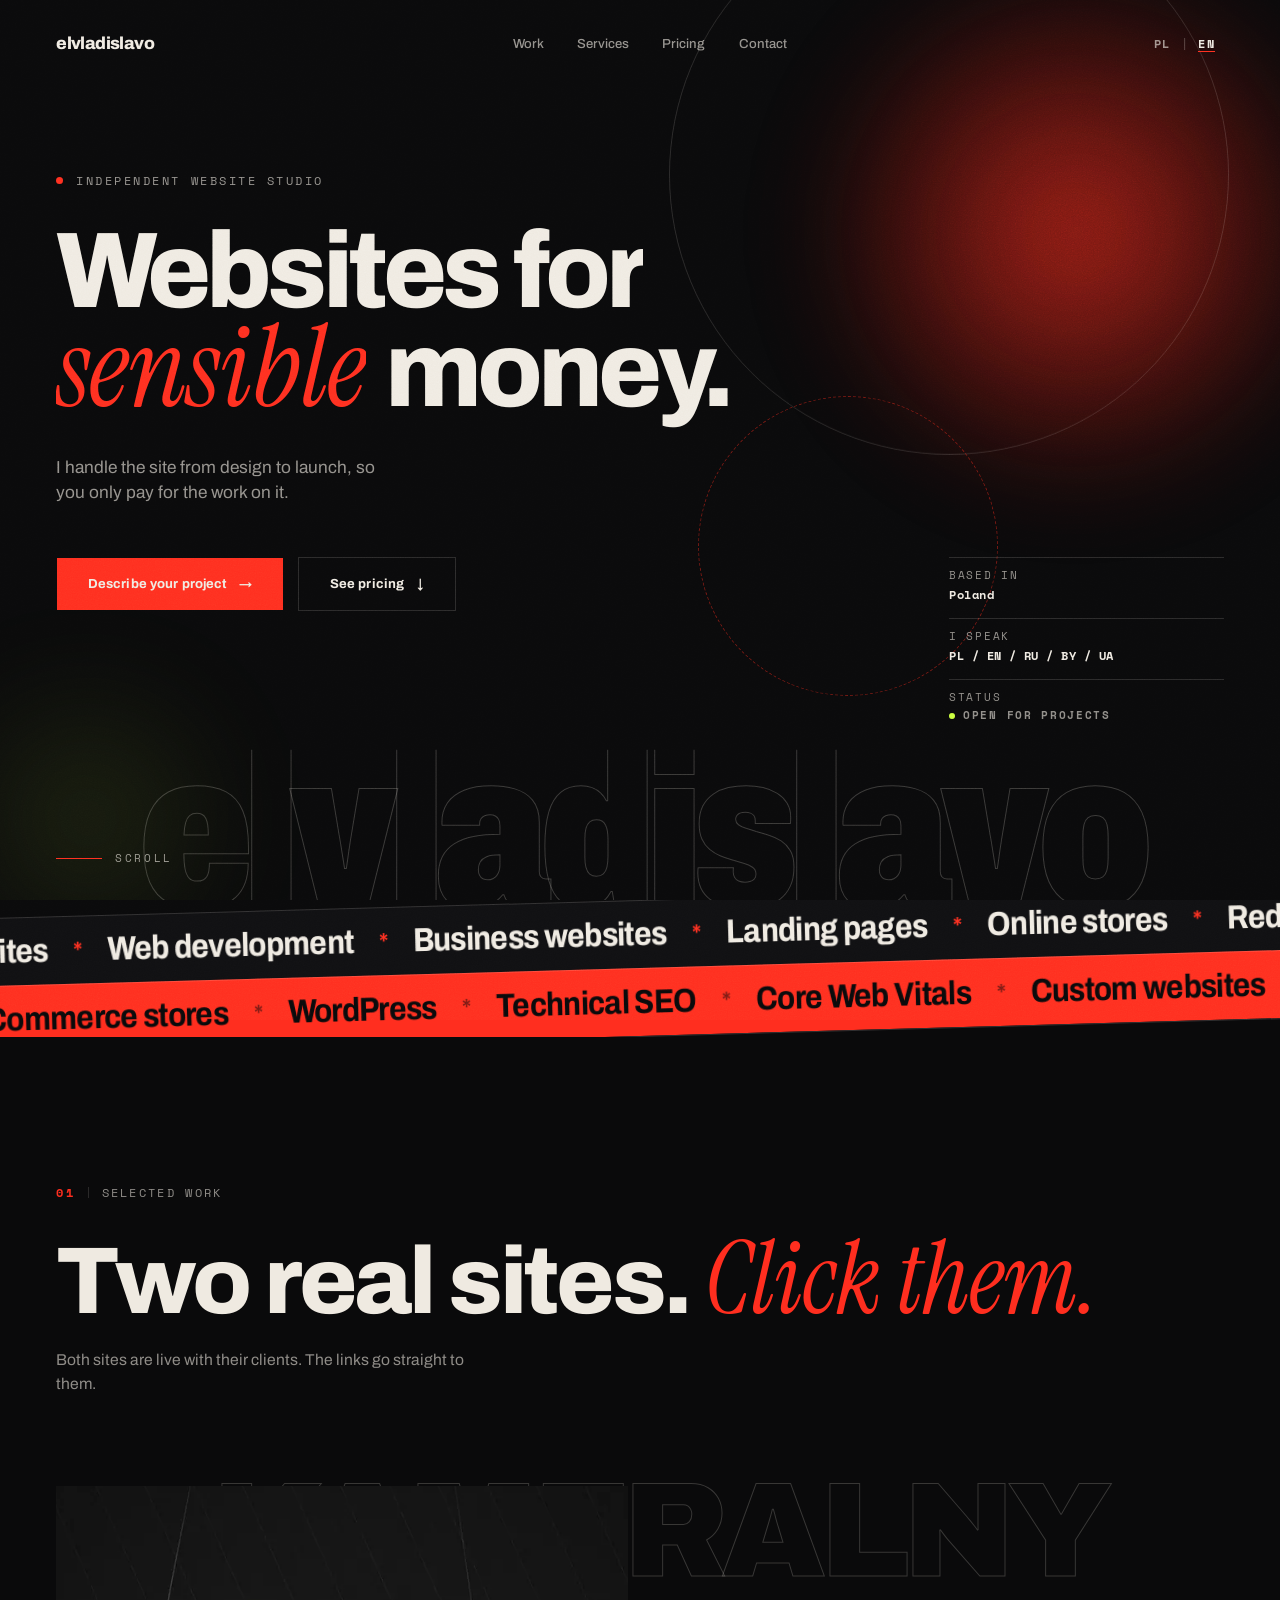
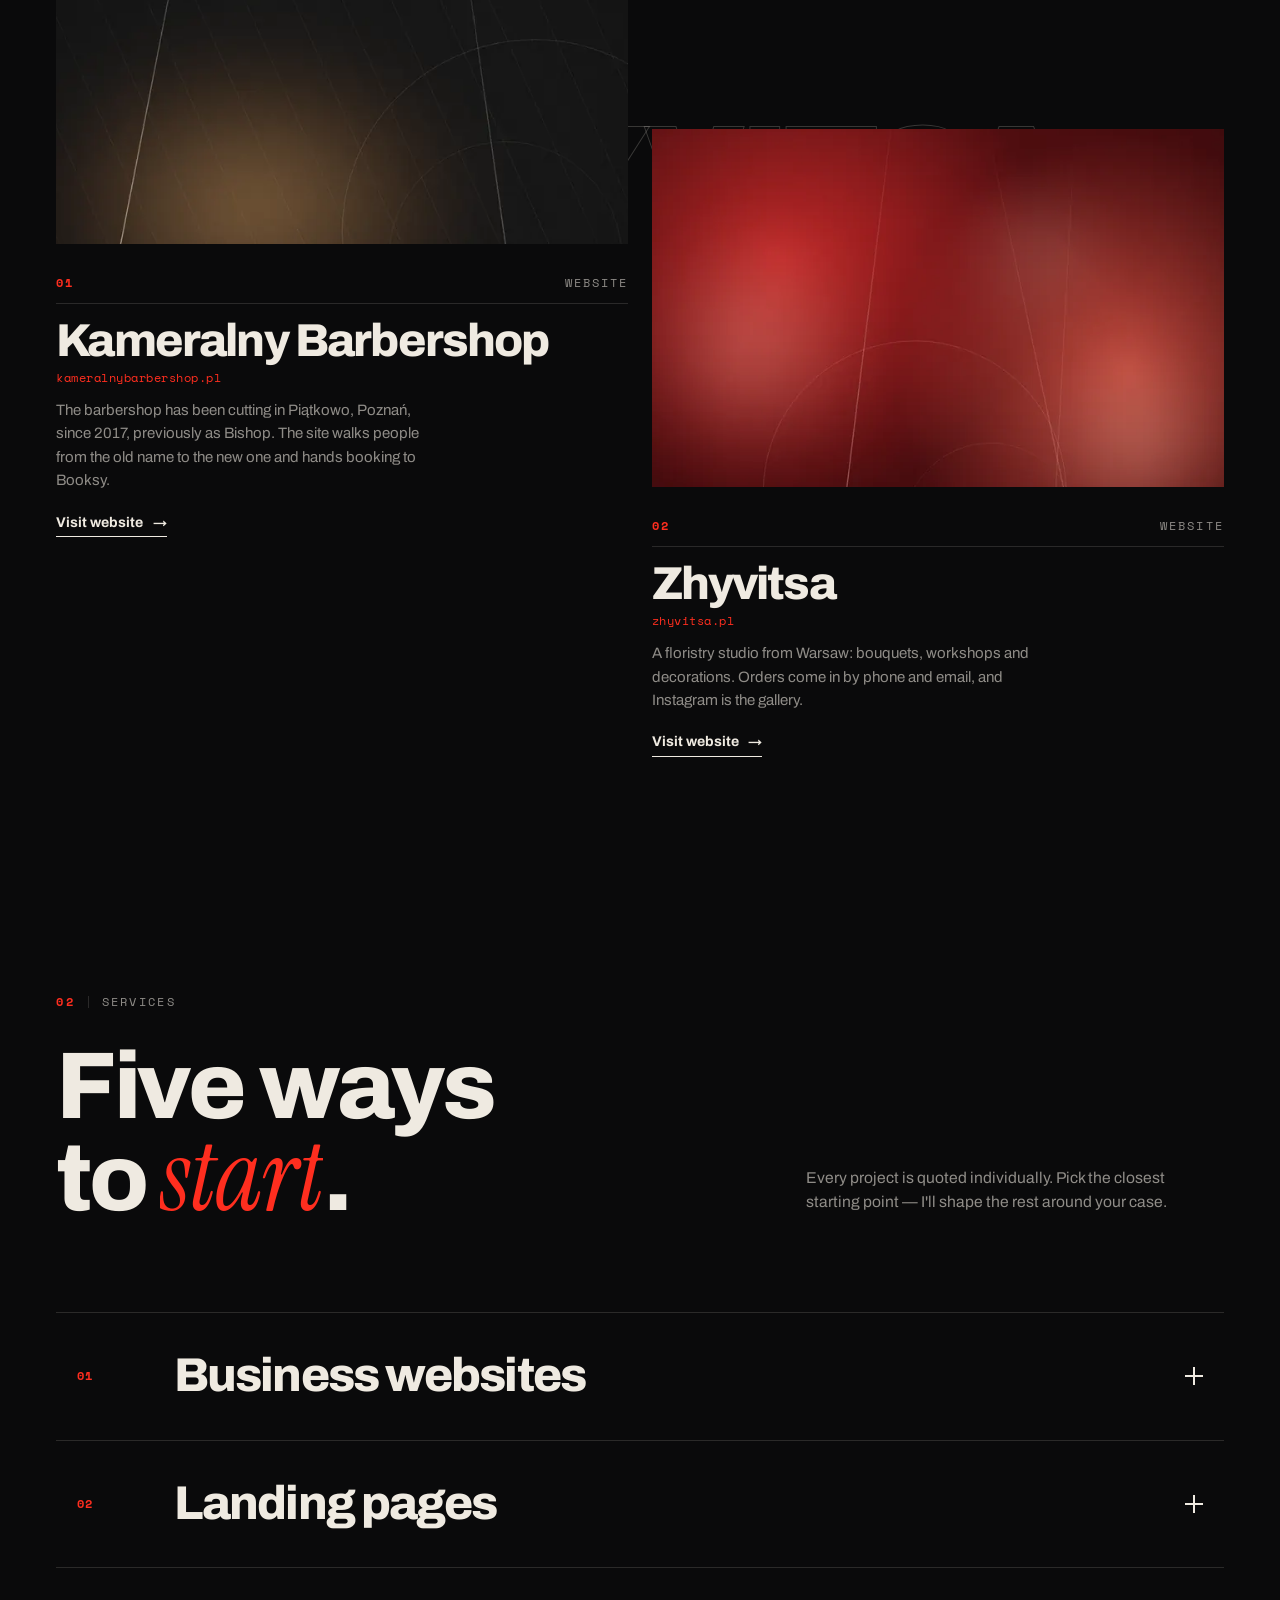
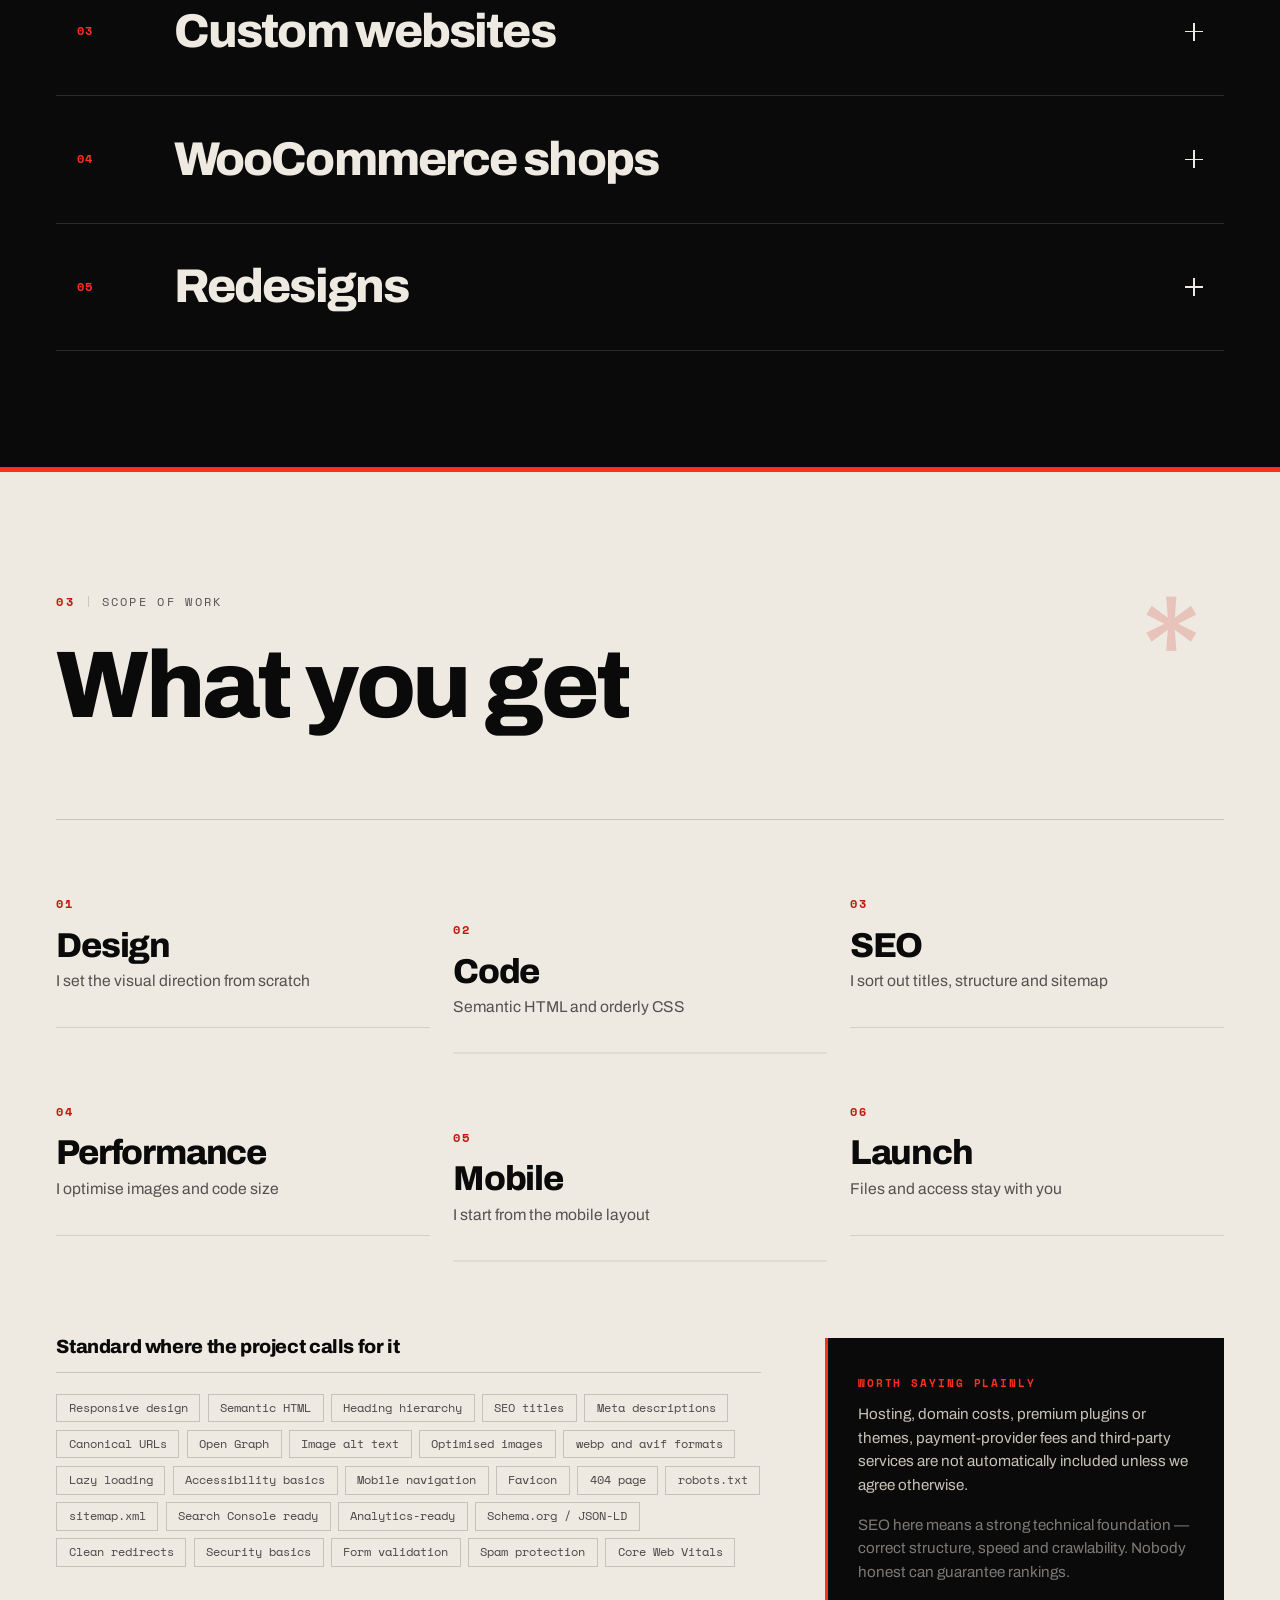
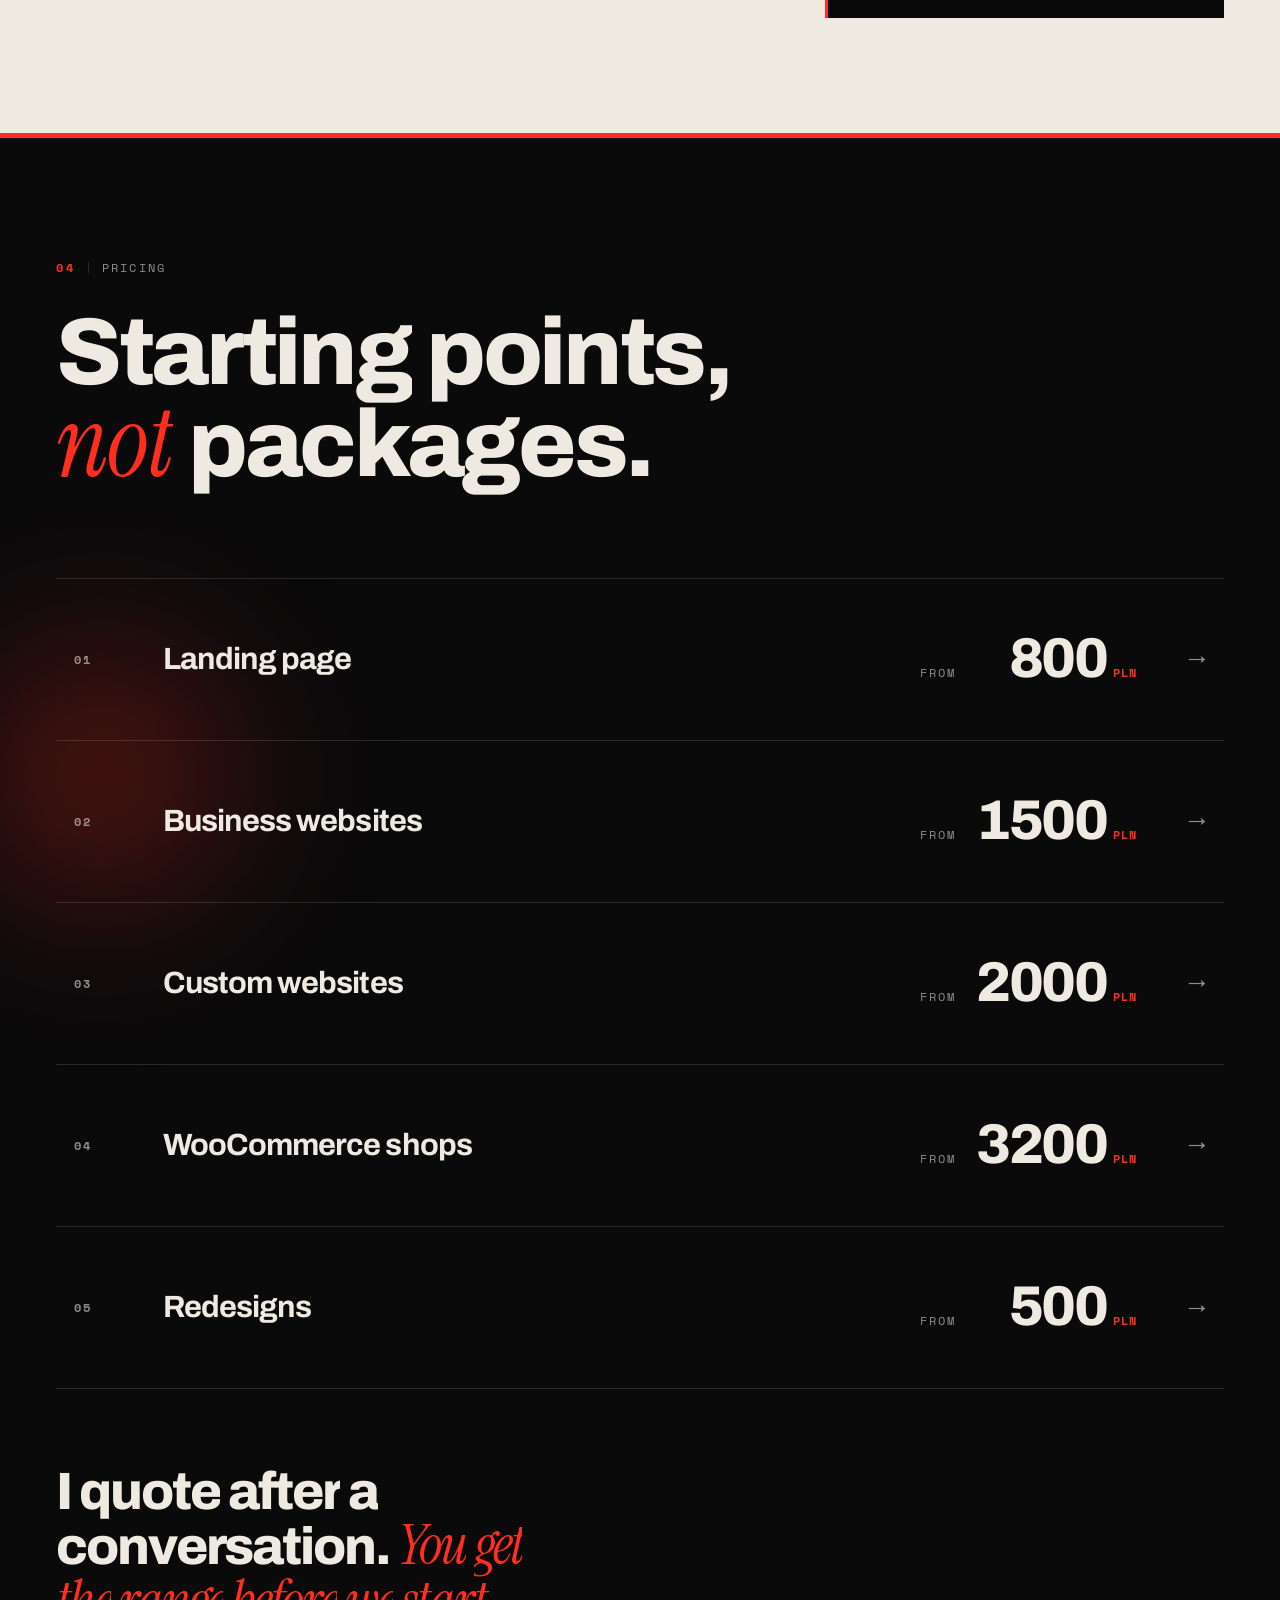
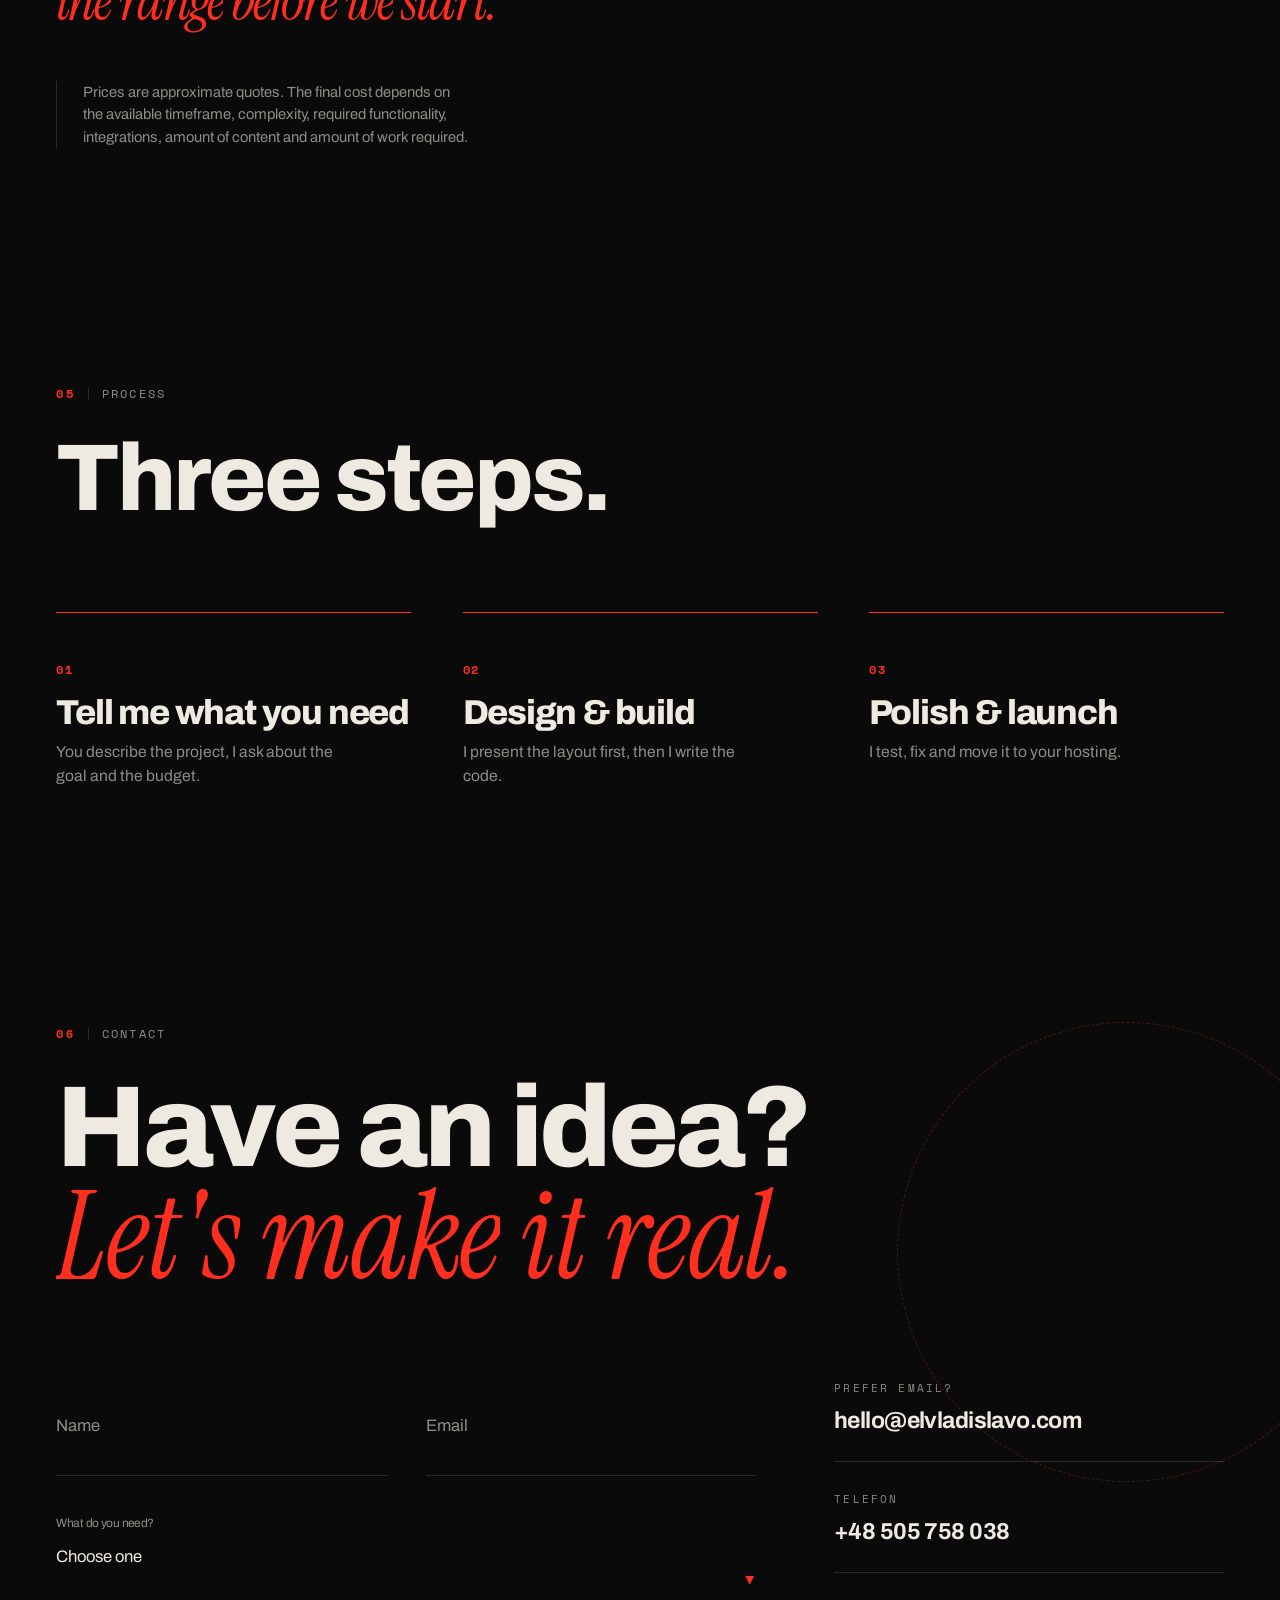
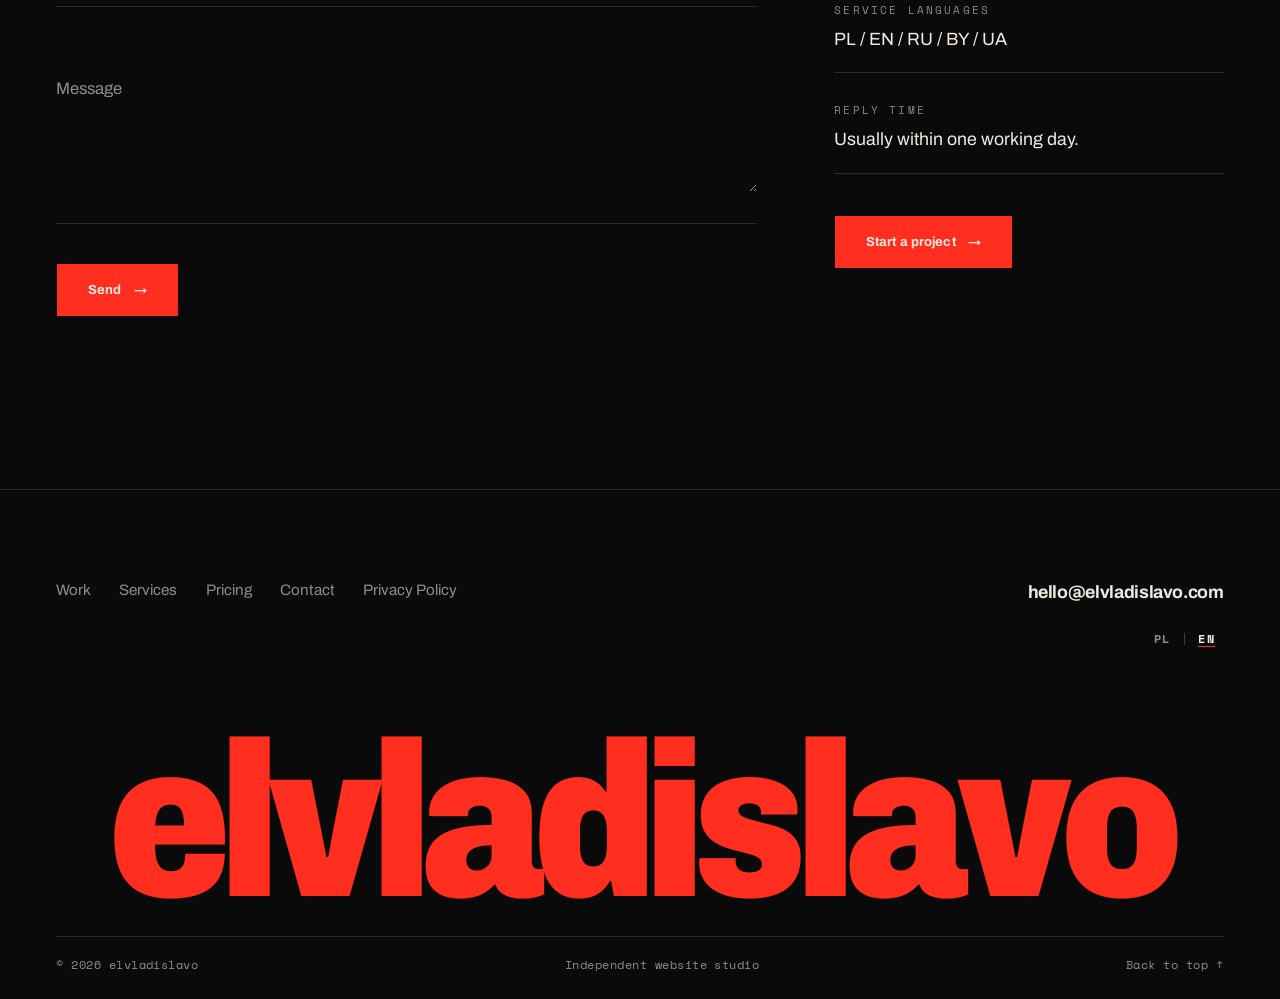
<file: index.html>
<!doctype html>
<html lang="pl" class="no-js">
<head>
<meta charset="utf-8">
<meta name="viewport" content="width=device-width, initial-scale=1, viewport-fit=cover">

<title>elvladislavo — strony internetowe za rozsądne pieniądze</title>
<meta name="description" content="Niezależne studio stron internetowych. Strony dla firm, landing page i sklepy WooCommerce. Projektuję i piszę kod sam, bez agencji po drodze.">
<link rel="canonical" href="https://elvladislavo.com/">
<link rel="alternate" hreflang="en" href="https://elvladislavo.com/?lang=en">
<link rel="alternate" hreflang="pl" href="https://elvladislavo.com/?lang=pl">
<link rel="alternate" hreflang="x-default" href="https://elvladislavo.com/?lang=en">
<meta name="author" content="elvladislavo">
<meta name="robots" content="index, follow, max-image-preview:large">
<meta name="theme-color" content="#0A0A0B">
<meta name="color-scheme" content="dark">

<meta property="og:type" content="website">
<meta property="og:site_name" content="elvladislavo">
<meta property="og:locale" content="pl_PL">
<meta property="og:locale:alternate" content="en_GB">
<meta property="og:url" content="https://elvladislavo.com/">
<meta property="og:title" content="elvladislavo — strony internetowe za rozsądne pieniądze">
<meta property="og:description" content="Niezależne studio stron internetowych. Strony dla firm, landing page i sklepy WooCommerce. Projektuję i piszę kod sam, bez agencji po drodze.">
<meta property="og:image" content="https://elvladislavo.com/assets/og-image.jpg">
<meta property="og:image:width" content="1200">
<meta property="og:image:height" content="630">
<meta property="og:image:alt" content="elvladislavo — strony internetowe za rozsądne pieniądze">
<meta name="twitter:card" content="summary_large_image">
<meta name="twitter:title" content="elvladislavo — strony internetowe za rozsądne pieniądze">
<meta name="twitter:description" content="Niezależne studio stron internetowych. Strony dla firm, landing page i sklepy WooCommerce.">
<meta name="twitter:image" content="https://elvladislavo.com/assets/og-image.jpg">

<link rel="icon" href="assets/favicon.svg" type="image/svg+xml">
<link rel="icon" href="assets/favicon.ico" sizes="48x48">
<link rel="apple-touch-icon" href="assets/apple-touch-icon.png">
<link rel="manifest" href="site.webmanifest">

<link rel="preconnect" href="https://fonts.googleapis.com">
<link rel="preconnect" href="https://fonts.gstatic.com" crossorigin>
<link rel="stylesheet" href="https://fonts.googleapis.com/css2?family=Archivo:wdth,wght@62..125,100..900&family=Instrument+Serif:ital@0;1&family=Space+Mono:wght@400;700&display=swap">
<link rel="stylesheet" href="css/style.css">

<script>
/* Runs before paint: marks JS availability, restores language + motion prefs,
   and holds the first frame so the localised copy never flashes. */
(function () {
  var d = document.documentElement;
  d.className = d.className.replace('no-js', 'js') + ' is-preload';
  var lang = null;
  try { lang = localStorage.getItem('elv-lang'); } catch (e) {}
  var q = location.search.match(/[?&]lang=(pl|en)\b/);
  if (q) lang = q[1];
  if (lang !== 'pl' && lang !== 'en') {
    lang = /^pl\b/i.test(navigator.language || '') ? 'pl' : 'en';
  }
  d.lang = lang;
  if (window.matchMedia('(prefers-reduced-motion: reduce)').matches) d.classList.add('reduced');
})();
</script>
<noscript><style>.loader{display:none!important}html.is-preload .gate{opacity:1!important;visibility:visible!important}</style></noscript>

<script type="application/ld+json">
{
  "@context": "https://schema.org",
  "@graph": [
    {
      "@type": [
        "ProfessionalService",
        "WebDesignCompany"
      ],
      "@id": "https://elvladislavo.com/#studio",
      "name": "elvladislavo",
      "alternateName": "elvladislavo web development studio",
      "description": "Niezależne studio stron internetowych. Projektuję i koduję strony dla firm, landing page i sklepy WooCommerce.",
      "url": "https://elvladislavo.com/",
      "email": "hello@elvladislavo.com",
      "image": "https://elvladislavo.com/assets/og-image.jpg",
      "logo": "https://elvladislavo.com/assets/favicon.svg",
      "priceRange": "500–3200+ PLN",
      "currenciesAccepted": "PLN",
      "address": {
        "@type": "PostalAddress",
        "addressCountry": "PL"
      },
      "areaServed": [
        {
          "@type": "Country",
          "name": "Poland"
        },
        {
          "@type": "Place",
          "name": "Remote / worldwide"
        }
      ],
      "knowsLanguage": [
        "pl",
        "en",
        "ru",
        "be",
        "uk"
      ],
      "makesOffer": [
        {
          "@type": "Offer",
          "name": "Landing page",
          "priceSpecification": {
            "@type": "PriceSpecification",
            "minPrice": 800,
            "priceCurrency": "PLN",
            "valueAddedTaxIncluded": false
          }
        },
        {
          "@type": "Offer",
          "name": "Strony dla firm",
          "priceSpecification": {
            "@type": "PriceSpecification",
            "minPrice": 1500,
            "priceCurrency": "PLN",
            "valueAddedTaxIncluded": false
          }
        },
        {
          "@type": "Offer",
          "name": "Sklepy WooCommerce",
          "priceSpecification": {
            "@type": "PriceSpecification",
            "minPrice": 3200,
            "priceCurrency": "PLN",
            "valueAddedTaxIncluded": false
          }
        },
        {
          "@type": "Offer",
          "name": "Strony autorskie",
          "priceSpecification": {
            "@type": "PriceSpecification",
            "minPrice": 2000,
            "priceCurrency": "PLN",
            "valueAddedTaxIncluded": false
          }
        },
        {
          "@type": "Offer",
          "name": "Redesign",
          "priceSpecification": {
            "@type": "PriceSpecification",
            "minPrice": 500,
            "priceCurrency": "PLN",
            "valueAddedTaxIncluded": false
          }
        }
      ],
      "hasOfferCatalog": {
        "@type": "OfferCatalog",
        "name": "Usługi",
        "itemListElement": [
          {
            "@type": "Offer",
            "itemOffered": {
              "@type": "Service",
              "name": "Strony dla firm",
              "description": "Kilka podstron: oferta, o firmie, kontakt. Treści zmieniasz samodzielnie."
            }
          },
          {
            "@type": "Offer",
            "itemOffered": {
              "@type": "Service",
              "name": "Landing page",
              "description": "Jedna strona pod jedną ofertę. Cała treść i formularz w jednym przewinięciu."
            }
          },
          {
            "@type": "Offer",
            "itemOffered": {
              "@type": "Service",
              "name": "Strony autorskie",
              "description": "Własny układ, krój pisma i animacje, dobrane pod jedną markę."
            }
          },
          {
            "@type": "Offer",
            "itemOffered": {
              "@type": "Service",
              "name": "Sklepy WooCommerce",
              "description": "Katalog, koszyk i płatności uruchamiam na WordPressie."
            }
          },
          {
            "@type": "Offer",
            "itemOffered": {
              "@type": "Service",
              "name": "Redesign",
              "description": "Treści i adresy zostają. Zmieniam wygląd, wersję mobilną i czas ładowania."
            }
          }
        ]
      }
    },
    {
      "@type": "WebSite",
      "@id": "https://elvladislavo.com/#website",
      "url": "https://elvladislavo.com/",
      "name": "elvladislavo",
      "inLanguage": [
        "pl",
        "en"
      ],
      "publisher": {
        "@id": "https://elvladislavo.com/#studio"
      }
    },
    {
      "@type": "CollectionPage",
      "@id": "https://elvladislavo.com/#work",
      "name": "Wybrane realizacje",
      "isPartOf": {
        "@id": "https://elvladislavo.com/#website"
      },
      "hasPart": [
        {
          "@type": "CreativeWork",
          "name": "Kameralny Barbershop",
          "url": "https://kameralnybarbershop.pl",
          "creator": {
            "@id": "https://elvladislavo.com/#studio"
          },
          "genre": "Strona internetowa"
        },
        {
          "@type": "CreativeWork",
          "name": "Zhyvitsa",
          "url": "https://zhyvitsa.pl",
          "creator": {
            "@id": "https://elvladislavo.com/#studio"
          },
          "genre": "Strona internetowa"
        }
      ]
    }
  ]
}
</script>
</head>

<body id="top">

<a class="skip" href="#main" data-i18n="a11y.skip">Przejdź do treści</a>

<!-- ══ Loader ═══════════════════════════════════════════════════════════ -->
<div class="loader" id="loader" role="status" aria-live="polite">
  <span class="vh" data-i18n="a11y.loading">Ładowanie</span>
  <div class="loader__stage" aria-hidden="true">
    <div class="loader__mark" id="loaderMark">elvladislavo</div>
    <div class="loader__rule"><i id="loaderBar"></i></div>
    <div class="loader__num" id="loaderNum">00</div>
  </div>
  <div class="loader__wipe" aria-hidden="true"></div>
</div>

<!-- ══ Ambient layers ═══════════════════════════════════════════════════ -->
<div class="grain" aria-hidden="true"></div>
<div class="cursor" id="cursor" aria-hidden="true">
  <div class="cursor__dot"></div>
  <div class="cursor__ring"><span class="cursor__label" data-i18n="work.cursor">ZOBACZ ↗</span></div>
</div>

<!-- ══ Navigation ═══════════════════════════════════════════════════════ -->
<header class="nav" id="nav">
  <a class="nav__logo" href="#top" aria-label="elvladislavo — home">
    <span class="nav__word">elvladislavo</span>
  </a>

  <nav class="nav__menu" id="primary-nav" aria-label="Primary">
    <ul class="nav__list">
      <li><a href="#work"     data-nav data-i18n="nav.work">Realizacje</a></li>
      <li><a href="#services" data-nav data-i18n="nav.services">Usługi</a></li>
      <li><a href="#pricing"  data-nav data-i18n="nav.pricing">Cennik</a></li>
      <li><a href="#contact"  data-nav data-i18n="nav.contact">Kontakt</a></li>
    </ul>
    <span class="nav__ind" aria-hidden="true"></span>
  </nav>

  <div class="nav__right">
    <div class="lang" role="group" aria-label="Language / Język">
      <button type="button" class="lang__btn" data-lang="pl">PL</button>
      <span class="lang__sep" aria-hidden="true">|</span>
      <button type="button" class="lang__btn" data-lang="en">EN</button>
    </div>
    <button type="button" class="burger" id="burger" aria-expanded="false" aria-controls="mobile-menu">
      <span class="vh" data-i18n="a11y.menu">Menu</span>
      <i aria-hidden="true"></i><i aria-hidden="true"></i>
    </button>
  </div>
</header>

<!-- ══ Mobile menu ══════════════════════════════════════════════════════ -->
<div class="mmenu" id="mobile-menu" inert>
  <div class="mmenu__bg" aria-hidden="true"></div>
  <nav class="mmenu__inner" aria-label="Mobile">
    <ul>
      <li><a href="#work"><span class="mmenu__n">01</span><span data-i18n="nav.work">Realizacje</span></a></li>
      <li><a href="#services"><span class="mmenu__n">02</span><span data-i18n="nav.services">Usługi</span></a></li>
      <li><a href="#pricing"><span class="mmenu__n">03</span><span data-i18n="nav.pricing">Cennik</span></a></li>
      <li><a href="#contact"><span class="mmenu__n">04</span><span data-i18n="nav.contact">Kontakt</span></a></li>
    </ul>
    <div class="mmenu__foot">
      <a href="mailto:hello@elvladislavo.com">hello@elvladislavo.com</a>
      <div class="lang lang--m" role="group" aria-label="Language / Język">
        <button type="button" class="lang__btn" data-lang="pl">PL</button>
        <span class="lang__sep" aria-hidden="true">|</span>
        <button type="button" class="lang__btn" data-lang="en">EN</button>
      </div>
    </div>
  </nav>
</div>

<main id="main" class="gate">

<!-- ══ 00 · Hero ════════════════════════════════════════════════════════ -->
<section class="hero" aria-labelledby="hero-title">
  <div class="hero__bg" aria-hidden="true">
    <div class="blob blob--red"></div>
    <div class="blob blob--lime"></div>
    <div class="ring ring--1" data-par="0.24"></div>
    <div class="ring ring--2"></div>
    <div class="rules" data-par="0.1"></div>
    <div class="slash slash--1" data-par="0.32"></div>
    <div class="slash slash--2" data-par="-0.2"></div>
  </div>

  <div class="hero__inner">
    <p class="hero__eyebrow reveal">
      <span class="dot" aria-hidden="true"></span>
      <span data-i18n="hero.eyebrow">Niezależne studio stron internetowych</span>
    </p>

    <h1 class="hero__title" id="hero-title" data-split data-i18n-html="hero.title">Strony internetowe za <em>rozsądne</em> pieniądze.</h1>

    <p class="hero__lede reveal" data-delay="120" data-i18n="hero.lede">Zajmuję się stroną od projektu po wdrożenie, więc płacisz tylko za pracę nad nią.</p>

    <div class="hero__actions reveal" data-delay="220">
      <a class="btn btn--fill magnet" href="#contact">
        <span class="btn__t" data-i18n="hero.cta1">Opisz projekt</span>
        <span class="btn__a" aria-hidden="true">→</span>
      </a>
      <a class="btn btn--ghost" href="#pricing">
        <span class="btn__t" data-i18n="hero.cta2">Zobacz ceny</span>
        <span class="btn__a" aria-hidden="true">↓</span>
      </a>
    </div>

    <ul class="hero__meta reveal" data-delay="320">
      <li><span data-i18n="hero.m1k">Lokalizacja</span><b data-i18n="hero.m1v">Polska</b></li>
      <li><span data-i18n="hero.m2k">Rozmawiam w</span><b>PL / EN / RU / BY / UA</b></li>
      <li><span data-i18n="hero.m3k">Status</span><b class="live"><i aria-hidden="true"></i><span data-i18n="hero.m3v">Przyjmuję projekty</span></b></li>
    </ul>
  </div>

  <div class="hero__mark" aria-hidden="true"><span data-stretch>elvladislavo</span></div>

  <a class="hero__scroll" href="#work" aria-label="Scroll to work">
    <span class="hero__scroll-l" aria-hidden="true"></span>
    <span data-i18n="hero.scroll">Przewiń</span>
  </a>
</section>

<!-- ══ Ticker ═══════════════════════════════════════════════════════════ -->
<div class="ticker-hold">
<div class="ticker" aria-hidden="true">
  <div class="ticker__row" data-dir="1">
    <div class="ticker__t">
      <span>Strony internetowe</span><i>✳</i><span>Tworzenie stron WWW</span><i>✳</i><span>Strony dla firm</span><i>✳</i><span>Landing page</span><i>✳</i><span>Sklepy internetowe</span><i>✳</i><span>Redesign</span><i>✳</i>
    </div>
  </div>
  <div class="ticker__row ticker__row--alt" data-dir="-1">
    <div class="ticker__t">
      <span>Sklepy WooCommerce</span><i>✳</i><span>WordPress</span><i>✳</i><span>Techniczne SEO</span><i>✳</i><span>Core Web Vitals</span><i>✳</i><span>Strony autorskie</span><i>✳</i><span>Projektowanie stron</span><i>✳</i>
    </div>
  </div>
</div>
</div>

<!-- ══ 01 · Work ════════════════════════════════════════════════════════ -->
<section class="sec work" id="work" aria-labelledby="work-title">
  <header class="sec__head">
    <span class="label"><i aria-hidden="true">01</i><span data-i18n="work.label">Wybrane realizacje</span></span>
    <h2 class="sec__title" id="work-title" data-split data-i18n-html="work.title">Dwie prawdziwe strony. <em>Kliknij.</em></h2>
    <p class="sec__lede" data-i18n="work.lede">Obie strony pracują u klientów. Linki prowadzą prosto do nich.</p>
  </header>

  <div class="projects">

    <article class="proj proj--a" data-tilt>
      <span class="proj__ghost" aria-hidden="true" data-drift="-90">KAMERALNY</span>
      <a class="proj__link" href="https://kameralnybarbershop.pl" target="_blank" rel="noopener noreferrer" data-cursor="view">
        <span class="proj__media">
          <picture>
            <source type="image/webp" srcset="assets/work-kameralny-700.webp 700w, assets/work-kameralny-1200.webp 1200w" sizes="(max-width: 820px) 92vw, 46vw">
            <img src="assets/work-kameralny-1200.jpg" width="1200" height="1500" loading="lazy" decoding="async"
                 alt="" aria-hidden="true">
          </picture>
          <picture class="proj__shot">
            <source type="image/avif" srcset="assets/work-kameralny-shot-1200.avif 1200w, assets/work-kameralny-shot-2400.avif 2400w" sizes="(max-width: 980px) 100vw, 50vw">
            <source type="image/webp" srcset="assets/work-kameralny-shot-1200.webp 1200w, assets/work-kameralny-shot-2400.webp 2400w" sizes="(max-width: 980px) 100vw, 50vw">
            <img src="assets/work-kameralny-shot-1200.jpg" width="1200" height="1500" loading="lazy" decoding="async"
                 data-i18n-alt="work.alt1"
                 alt="Kameralny Barbershop — zrzut strony internetowej, prowadzi do kameralnybarbershop.pl">
          </picture>
          <span class="proj__veil" aria-hidden="true"></span>
          <span class="proj__mask" aria-hidden="true"></span>
        </span>
        <span class="proj__info">
          <span class="proj__top">
            <span class="proj__num">01</span>
            <span class="proj__cat" data-i18n="work.cat">Strona internetowa</span>
          </span>
          <span class="proj__name">Kameralny Barbershop</span>
          <span class="proj__domain">kameralnybarbershop.pl</span>
          <span class="proj__desc" data-i18n="work.p1">Barbershop tnie na poznańskim Piątkowie od 2017 roku, wcześniej jako Bishop. Strona przeprowadza klientów ze starej nazwy na nową, a rezerwację oddaje do Booksy.</span>
          <span class="proj__cta"><span data-i18n="work.visit">Zobacz stronę</span><i aria-hidden="true">→</i></span>
        </span>
      </a>
    </article>

    <article class="proj proj--b" data-tilt>
      <span class="proj__ghost" aria-hidden="true" data-drift="110">ZHYVITSA</span>
      <a class="proj__link" href="https://zhyvitsa.pl" target="_blank" rel="noopener noreferrer" data-cursor="view">
        <span class="proj__media">
          <picture>
            <source type="image/webp" srcset="assets/work-zhyvitsa-700.webp 700w, assets/work-zhyvitsa-1200.webp 1200w" sizes="(max-width: 820px) 92vw, 46vw">
            <img src="assets/work-zhyvitsa-1200.jpg" width="1200" height="1500" loading="lazy" decoding="async"
                 alt="" aria-hidden="true">
          </picture>
          <picture class="proj__shot">
            <source type="image/avif" srcset="assets/work-zhyvitsa-shot-1200.avif 1200w, assets/work-zhyvitsa-shot-2400.avif 2400w" sizes="(max-width: 980px) 100vw, 50vw">
            <source type="image/webp" srcset="assets/work-zhyvitsa-shot-1200.webp 1200w, assets/work-zhyvitsa-shot-2400.webp 2400w" sizes="(max-width: 980px) 100vw, 50vw">
            <img src="assets/work-zhyvitsa-shot-1200.jpg" width="1200" height="1440" loading="lazy" decoding="async"
                 data-i18n-alt="work.alt2"
                 alt="Zhyvitsa — zrzut strony internetowej, prowadzi do zhyvitsa.pl">
          </picture>
          <span class="proj__veil" aria-hidden="true"></span>
          <span class="proj__mask" aria-hidden="true"></span>
        </span>
        <span class="proj__info">
          <span class="proj__top">
            <span class="proj__num">02</span>
            <span class="proj__cat" data-i18n="work.cat">Strona internetowa</span>
          </span>
          <span class="proj__name">Zhyvitsa</span>
          <span class="proj__domain">zhyvitsa.pl</span>
          <span class="proj__desc" data-i18n="work.p2">Pracownia florystyczna z Warszawy: bukiety, warsztaty i dekoracje. Zamówienia przyjmuje telefonicznie i mailowo, a galerią jest Instagram.</span>
          <span class="proj__cta"><span data-i18n="work.visit">Zobacz stronę</span><i aria-hidden="true">→</i></span>
        </span>
      </a>
    </article>

  </div>
</section>

<!-- ══ 02 · Services ════════════════════════════════════════════════════ -->
<section class="sec svcs" id="services" aria-labelledby="svc-title">
  <header class="sec__head sec__head--split">
    <div>
      <span class="label"><i aria-hidden="true">02</i><span data-i18n="svc.label">Usługi</span></span>
      <h2 class="sec__title" id="svc-title" data-split data-i18n-html="svc.title">Pięć sposobów, żeby <em>zacząć</em>.</h2>
    </div>
    <p class="sec__note" data-i18n="svc.note">Każdy projekt wyceniam indywidualnie. Wybierz najbliższy punkt wyjścia — resztę dopasuję do Twojego przypadku.</p>
  </header>

  <div class="svc" id="svcList">

    <div class="svc__item" data-svc>
      <h3 class="svc__h">
        <button type="button" class="svc__row" aria-expanded="false" aria-controls="svc-p1">
          <span class="svc__num">01</span>
          <span class="svc__name" data-i18n="svc.n1">Strony dla firm</span>
          <span class="svc__hint" data-i18n="svc.d1">Kilka podstron: oferta, o firmie, kontakt. Treści zmieniasz samodzielnie.</span>
          <span class="svc__sign" aria-hidden="true"></span>
        </button>
      </h3>
      <div class="svc__panel" id="svc-p1" role="region">
        <div class="svc__pin">
          <p data-i18n="svc.d1">Kilka podstron: oferta, o firmie, kontakt. Treści zmieniasz samodzielnie.</p>
          <ul class="tags">
            <li data-i18n="tag.pages">Struktura wielostronicowa</li><li data-i18n="tag.cms">Edytowalne treści</li>
            <li data-i18n="tag.seo">Techniczna baza SEO</li><li data-i18n="tag.forms">Formularze kontaktowe</li>
            <li data-i18n="tag.resp">Responsywny design</li>
          </ul>
        </div>
      </div>
    </div>

    <div class="svc__item" data-svc>
      <h3 class="svc__h">
        <button type="button" class="svc__row" aria-expanded="false" aria-controls="svc-p2">
          <span class="svc__num">02</span>
          <span class="svc__name" data-i18n="svc.n2">Landing page</span>
          <span class="svc__hint" data-i18n="svc.d2">Jedna strona pod jedną ofertę. Cała treść i formularz w jednym przewinięciu.</span>
          <span class="svc__sign" aria-hidden="true"></span>
        </button>
      </h3>
      <div class="svc__panel" id="svc-p2" role="region">
        <div class="svc__pin">
          <p data-i18n="svc.d2">Jedna strona pod jedną ofertę. Cała treść i formularz w jednym przewinięciu.</p>
          <ul class="tags">
            <li data-i18n="tag.single">Jedna strona</li><li data-i18n="tag.cta">Jasne wezwanie do działania</li>
            <li data-i18n="tag.speed">Szybkie ładowanie</li><li data-i18n="tag.analytics">Gotowe pod analitykę</li>
          </ul>
        </div>
      </div>
    </div>

    <div class="svc__item" data-svc>
      <h3 class="svc__h">
        <button type="button" class="svc__row" aria-expanded="false" aria-controls="svc-p3">
          <span class="svc__num">03</span>
          <span class="svc__name" data-i18n="svc.n3">Strony autorskie</span>
          <span class="svc__hint" data-i18n="svc.d3">Własny układ, krój pisma i animacje, dobrane pod jedną markę.</span>
          <span class="svc__sign" aria-hidden="true"></span>
        </button>
      </h3>
      <div class="svc__panel" id="svc-p3" role="region">
        <div class="svc__pin">
          <p data-i18n="svc.d3">Własny układ, krój pisma i animacje, dobrane pod jedną markę.</p>
          <ul class="tags">
            <li data-i18n="tag.art">Autorski kierunek wizualny</li><li data-i18n="tag.motion">Przemyślana animacja</li>
            <li data-i18n="tag.hand">Kod pisany ręcznie</li><li data-i18n="tag.a11y">Podstawy dostępności</li>
          </ul>
        </div>
      </div>
    </div>

    <div class="svc__item svc__item--wide" data-svc>
      <h3 class="svc__h">
        <button type="button" class="svc__row" aria-expanded="false" aria-controls="svc-p4">
          <span class="svc__num">04</span>
          <span class="svc__name" data-i18n="svc.n4">Sklepy WooCommerce</span>
          <span class="svc__hint" data-i18n="svc.d4">Katalog, koszyk i płatności uruchamiam na WordPressie.</span>
          <span class="svc__sign" aria-hidden="true"></span>
        </button>
      </h3>
      <div class="svc__panel" id="svc-p4" role="region">
        <div class="svc__pin svc__pin--cols">
          <div>
            <p data-i18n="svc.d4">Katalog, koszyk i płatności uruchamiam na WordPressie.</p>
            <p class="svc__sub" data-i18n="svc.d4b">Sklep prowadzisz potem samodzielnie: dodajesz i edytujesz produkty, obsługujesz zamówienia, zmieniasz treści, ustawiasz płatności i wysyłkę — wszystko z panelu WordPressa.</p>
          </div>
          <ul class="tags">
            <li data-i18n="tag.cat">Katalog produktów</li><li data-i18n="tag.cart">Koszyk</li>
            <li data-i18n="tag.checkout">Proces zakupowy</li><li data-i18n="tag.pay">Integracja płatności</li>
            <li data-i18n="tag.ship">Konfiguracja wysyłki</li><li data-i18n="tag.prod">Zarządzanie produktami</li>
            <li data-i18n="tag.resp">Responsywny design</li><li data-i18n="tag.seo">Techniczna baza SEO</li>
            <li data-i18n="tag.perf">Optymalizacja wydajności</li>
          </ul>
        </div>
      </div>
    </div>

    <div class="svc__item" data-svc>
      <h3 class="svc__h">
        <button type="button" class="svc__row" aria-expanded="false" aria-controls="svc-p5">
          <span class="svc__num">05</span>
          <span class="svc__name" data-i18n="svc.n5">Redesign</span>
          <span class="svc__hint" data-i18n="svc.d5">Treści i adresy zostają. Zmieniam wygląd, wersję mobilną i czas ładowania.</span>
          <span class="svc__sign" aria-hidden="true"></span>
        </button>
      </h3>
      <div class="svc__panel" id="svc-p5" role="region">
        <div class="svc__pin">
          <p data-i18n="svc.d5">Treści i adresy zostają. Zmieniam wygląd, wersję mobilną i czas ładowania.</p>
          <ul class="tags">
            <li data-i18n="tag.audit">Przegląd struktury</li><li data-i18n="tag.rebuild">Przebudowa wizualna</li>
            <li data-i18n="tag.mobile">Naprawa wersji mobilnej</li><li data-i18n="tag.redir">Czyste przekierowania</li>
            <li data-i18n="tag.speed">Szybkie ładowanie</li>
          </ul>
        </div>
      </div>
    </div>

  </div>
</section>

<!-- ══ 03 · Approach (light) ════════════════════════════════════════════ -->
<section class="sec sec--light approach" id="approach" aria-labelledby="app-title">
  <div class="approach__deco" aria-hidden="true"><span>*</span></div>

  <header class="sec__head">
    <span class="label"><i aria-hidden="true">03</i><span data-i18n="app.label">Zakres prac</span></span>
    <h2 class="sec__title" id="app-title" data-split data-i18n="app.title">Co dostajesz</h2>
  </header>

  <ol class="grid6">
    <li class="cell" data-cell><span class="cell__n">01</span><h3 data-i18n="app.h1">Design</h3><p data-i18n="app.p1">Kierunek wizualny ustalam od zera</p></li>
    <li class="cell" data-cell><span class="cell__n">02</span><h3 data-i18n="app.h2">Kod</h3><p data-i18n="app.p2">Semantyczny HTML i uporządkowany CSS</p></li>
    <li class="cell" data-cell><span class="cell__n">03</span><h3 data-i18n="app.h3">SEO</h3><p data-i18n="app.p3">Porządkuję tytuły, strukturę i mapę strony</p></li>
    <li class="cell" data-cell><span class="cell__n">04</span><h3 data-i18n="app.h4">Wydajność</h3><p data-i18n="app.p4">Optymalizuję obrazy i rozmiar kodu</p></li>
    <li class="cell" data-cell><span class="cell__n">05</span><h3 data-i18n="app.h5">Mobile</h3><p data-i18n="app.p5">Projektowanie zaczynam od wersji mobilnej</p></li>
    <li class="cell" data-cell><span class="cell__n">06</span><h3 data-i18n="app.h6">Wdrożenie</h3><p data-i18n="app.p6">Pliki i dostępy zostają u Ciebie</p></li>
  </ol>

  <div class="incl">
    <div class="incl__col">
      <h3 class="incl__h" data-i18n="incl.title">Standard tam, gdzie projekt tego wymaga</h3>
      <ul class="chips">
        <li data-i18n="incl.1">Responsywny design</li><li data-i18n="incl.2">Semantyczny HTML</li>
        <li data-i18n="incl.3">Hierarchia nagłówków</li><li data-i18n="incl.4">Tytuły SEO</li>
        <li data-i18n="incl.5">Meta description</li><li data-i18n="incl.6">Adresy kanoniczne</li>
        <li data-i18n="incl.7">Open Graph</li><li data-i18n="incl.8">Atrybuty alt</li>
        <li data-i18n="incl.9">Zoptymalizowane obrazy</li><li data-i18n="incl.10">Formaty webp i avif</li>
        <li data-i18n="incl.11">Lazy loading</li><li data-i18n="incl.12">Podstawy dostępności</li>
        <li data-i18n="incl.13">Nawigacja mobilna</li><li data-i18n="incl.14">Favicon</li>
        <li data-i18n="incl.15">Strona 404</li><li data-i18n="incl.16">robots.txt</li>
        <li data-i18n="incl.17">sitemap.xml</li><li data-i18n="incl.18">Gotowe pod Search Console</li>
        <li data-i18n="incl.19">Gotowe pod analitykę</li><li data-i18n="incl.20">Schema.org / JSON-LD</li>
        <li data-i18n="incl.21">Czyste przekierowania</li><li data-i18n="incl.22">Podstawy bezpieczeństwa</li>
        <li data-i18n="incl.23">Walidacja formularzy</li><li data-i18n="incl.24">Ochrona przed spamem</li>
        <li data-i18n="incl.25">Core Web Vitals</li>
      </ul>
    </div>
    <aside class="incl__note">
      <span class="incl__badge" data-i18n="incl.badge">Warto powiedzieć wprost</span>
      <p data-i18n="incl.body">Hosting, koszty domeny, płatne wtyczki i motywy, prowizje operatorów płatności oraz usługi zewnętrzne nie są automatycznie wliczone, chyba że ustalimy inaczej.</p>
      <p class="incl__seo" data-i18n="incl.seo">SEO oznacza tu mocny fundament techniczny — poprawną strukturę, szybkość i indeksowalność. Nikt uczciwy nie zagwarantuje pozycji w wynikach.</p>
    </aside>
  </div>
</section>

<!-- ══ 04 · Pricing ═════════════════════════════════════════════════════ -->
<section class="sec pricing" id="pricing" aria-labelledby="price-title">
  <div class="pricing__deco" aria-hidden="true" data-par="0.12"></div>

  <header class="sec__head">
    <span class="label"><i aria-hidden="true">04</i><span data-i18n="pr.label">Cennik</span></span>
    <h2 class="sec__title" id="price-title" data-split data-i18n-html="pr.title">Punkty wyjścia, <em>nie</em> pakiety.</h2>
  </header>

  <div class="prices">
    <a class="price" href="#contact" data-cell>
      <span class="price__n">01</span>
      <span class="price__name" data-i18n="pr.n1">Landing page</span>
      <span class="price__amt"><i data-i18n="pr.from">od</i><b>800</b><u>PLN</u></span>
      <span class="price__go" aria-hidden="true">→</span>
    </a>
    <a class="price" href="#contact" data-cell>
      <span class="price__n">02</span>
      <span class="price__name" data-i18n="pr.n2">Strony dla firm</span>
      <span class="price__amt"><i data-i18n="pr.from">od</i><b>1500</b><u>PLN</u></span>
      <span class="price__go" aria-hidden="true">→</span>
    </a>    
     <a class="price" href="#contact" data-cell>
      <span class="price__n">03</span>
      <span class="price__name" data-i18n="pr.n4">Strony autorskie</span>
      <span class="price__amt"><i data-i18n="pr.from">od</i><b>2000</b><u>PLN</u></span>
      <span class="price__go" aria-hidden="true">→</span>
    </a>
    <a class="price" href="#contact" data-cell>
      <span class="price__n">04</span>
      <span class="price__name" data-i18n="pr.n3">Sklepy WooCommerce</span>
      <span class="price__amt"><i data-i18n="pr.from">od</i><b>3200</b><u>PLN</u></span>
      <span class="price__go" aria-hidden="true">→</span>
    </a>
    <a class="price" href="#contact" data-cell>
      <span class="price__n">05</span>
      <span class="price__name" data-i18n="pr.n5">Redesign</span>
      <span class="price__amt"><i data-i18n="pr.from">od</i><b>500</b><u>PLN</u></span>
      <span class="price__go" aria-hidden="true">→</span>
    </a>

  </div>

  <div class="pricing__foot">
    <p class="statement" data-split data-i18n-html="pr.stat">Wyceniam po rozmowie. <em>Widełki podaję przed startem.</em></p></p>
    <p class="fine" data-i18n="pr.fine">Podane ceny są orientacyjne. Końcowa cena zależy od dostępnego czasu, złożoności projektu, wymaganych funkcji, integracji, ilości treści oraz zakresu prac.</p>
  </div>
</section>

<!-- ══ 05 · Process ═════════════════════════════════════════════════════ -->
<section class="sec process" id="process" aria-labelledby="proc-title">
  <header class="sec__head">
    <span class="label"><i aria-hidden="true">05</i><span data-i18n="pc.label">Proces</span></span>
    <h2 class="sec__title" id="proc-title" data-split data-i18n-html="pc.title">Trzy kroki.</h2>
  </header>

  <ol class="steps">
    <li class="step" data-cell>
      <span class="step__n">01</span>
      <span class="step__line" aria-hidden="true"></span>
      <h3 data-i18n="pc.h1">Opowiedz, czego potrzebujesz</h3>
      <p data-i18n="pc.p1">Opisujesz projekt, ja pytam o cel i budżet.</p>
    </li>
    <li class="step" data-cell>
      <span class="step__n">02</span>
      <span class="step__line" aria-hidden="true"></span>
      <h3 data-i18n="pc.h2">Projekt i budowa</h3>
      <p data-i18n="pc.p2">Najpierw przedstawiam układ, potem piszę kod.</p>
    </li>
    <li class="step" data-cell>
      <span class="step__n">03</span>
      <span class="step__line" aria-hidden="true"></span>
      <h3 data-i18n="pc.h3">Dopracowanie i publikacja</h3>
      <p data-i18n="pc.p3">Testuję, poprawiam i przenoszę na Twój hosting.</p>
    </li>
  </ol>
</section>

<!-- ══ 06 · Contact ═════════════════════════════════════════════════════ -->
<section class="sec contact" id="contact" aria-labelledby="ct-title">
  <div class="contact__deco" aria-hidden="true"><span class="ring ring--3"></span></div>

  <header class="sec__head">
    <span class="label"><i aria-hidden="true">06</i><span data-i18n="ct.label">Kontakt</span></span>
    <h2 class="sec__title sec__title--xl" id="ct-title" data-split data-i18n-html="ct.title">Masz pomysł? <em>Zróbmy z niego coś konkretnego.</em></h2>
  </header>

  <div class="contact__grid">
    <form class="form" id="contactForm" novalidate>
      <div class="form__row">
        <div class="field">
          <input type="text" id="f-name" name="name" placeholder=" " required autocomplete="name" maxlength="80">
          <label for="f-name" data-i18n="ct.name">Imię</label>
          <span class="field__line" aria-hidden="true"></span>
          <span class="field__err" id="e-name" role="alert"></span>
        </div>
        <div class="field">
          <input type="email" id="f-email" name="email" placeholder=" " required autocomplete="email" maxlength="120">
          <label for="f-email" data-i18n="ct.email">E-mail</label>
          <span class="field__line" aria-hidden="true"></span>
          <span class="field__err" id="e-email" role="alert"></span>
        </div>
      </div>

      <div class="field field--sel">
        <select id="f-need" name="need" required>
          <option value="" selected disabled data-i18n="ct.pick">Wybierz</option>
          <option value="business" data-i18n="svc.n1">Strony dla firm</option>
          <option value="landing" data-i18n="svc.n2">Landing page</option>
          <option value="custom" data-i18n="svc.n3">Strony autorskie</option>
          <option value="shop" data-i18n="svc.n4">Sklepy WooCommerce</option>
          <option value="redesign" data-i18n="svc.n5">Redesign</option>
          <option value="other" data-i18n="ct.other">Coś innego</option>
        </select>
        <label for="f-need" data-i18n="ct.need">Czego potrzebujesz?</label>
        <span class="field__line" aria-hidden="true"></span>
        <span class="field__err" id="e-need" role="alert"></span>
      </div>

      <div class="field">
        <textarea id="f-msg" name="message" rows="4" placeholder=" " required maxlength="2000"></textarea>
        <label for="f-msg" data-i18n="ct.msg">Wiadomość</label>
        <span class="field__line" aria-hidden="true"></span>
        <span class="field__err" id="e-msg" role="alert"></span>
      </div>

      <!-- Spam honeypot: hidden from people, tempting to bots. -->
      <div class="hp" aria-hidden="true">
        <label for="f-company">Company</label>
        <input type="text" id="f-company" name="company" tabindex="-1" autocomplete="off">
      </div>

      <button type="submit" class="btn btn--send magnet" id="sendBtn">
        <span class="btn__t" data-i18n="ct.send">Wyślij</span>
        <span class="btn__a" aria-hidden="true">→</span>
      </button>

      <p class="form__status" id="formStatus" role="status" aria-live="polite"></p>
    </form>

   <aside class="contact__side">
  <div class="contact__blk">
    <span class="contact__k" data-i18n="ct.direct">Wolisz mail?</span>
    <a class="contact__mail magnet" href="mailto:hello@elvladislavo.com">hello@elvladislavo.com</a>
  </div>

  <div class="contact__blk">
    <span class="contact__k">Telefon</span>
    <a class="contact__mail magnet" href="tel:+48505758038">+48 505 758 038</a>
  </div>

  <div class="contact__blk">
    <span class="contact__k" data-i18n="ct.langs">Języki obsługi</span>
    <p>PL / EN / RU / BY / UA</p>
  </div>

  <div class="contact__blk">
    <span class="contact__k" data-i18n="ct.reply">Czas odpowiedzi</span>
    <p data-i18n="ct.replyv">Zwykle w ciągu jednego dnia roboczego.</p>
  </div>

  <a class="btn btn--fill magnet contact__start" href="mailto:hello@elvladislavo.com?subject=Project%20enquiry">
    <span class="btn__t" data-i18n="ct.start">Zacznijmy projekt</span>
    <span class="btn__a" aria-hidden="true">→</span>
  </a>
</aside>

  </div>
</section>

</main>

<!-- ══ Footer ═══════════════════════════════════════════════════════════ -->
<footer class="foot">
  <div class="foot__top">
    <nav class="foot__nav" aria-label="Footer">
      <a href="#work" data-i18n="nav.work">Realizacje</a>
      <a href="#services" data-i18n="nav.services">Usługi</a>
      <a href="#pricing" data-i18n="nav.pricing">Cennik</a>
      <a href="#contact" data-i18n="nav.contact">Kontakt</a>
      <a href="privacy.html" data-i18n="foot.privacy">Polityka prywatności</a>
    </nav>
    <div class="foot__right">
      <a class="foot__mail" href="mailto:hello@elvladislavo.com">hello@elvladislavo.com</a>
      <div class="lang" role="group" aria-label="Language / Język">
        <button type="button" class="lang__btn" data-lang="pl">PL</button>
        <span class="lang__sep" aria-hidden="true">|</span>
        <button type="button" class="lang__btn" data-lang="en">EN</button>
      </div>
    </div>
  </div>

  <div class="foot__mark" aria-hidden="true"><span data-stretch>elvladislavo</span></div>

  <div class="foot__bar">
    <span>© <span id="yr">2026</span> elvladislavo</span>
    <span data-i18n="foot.made">Niezależne studio stron internetowych</span>
    <a href="#top" class="foot__up"><span data-i18n="foot.top">Do góry</span> <i aria-hidden="true">↑</i></a>
  </div>
</footer>

<script src="js/script.js" defer></script>
</body>
</html>
</file>
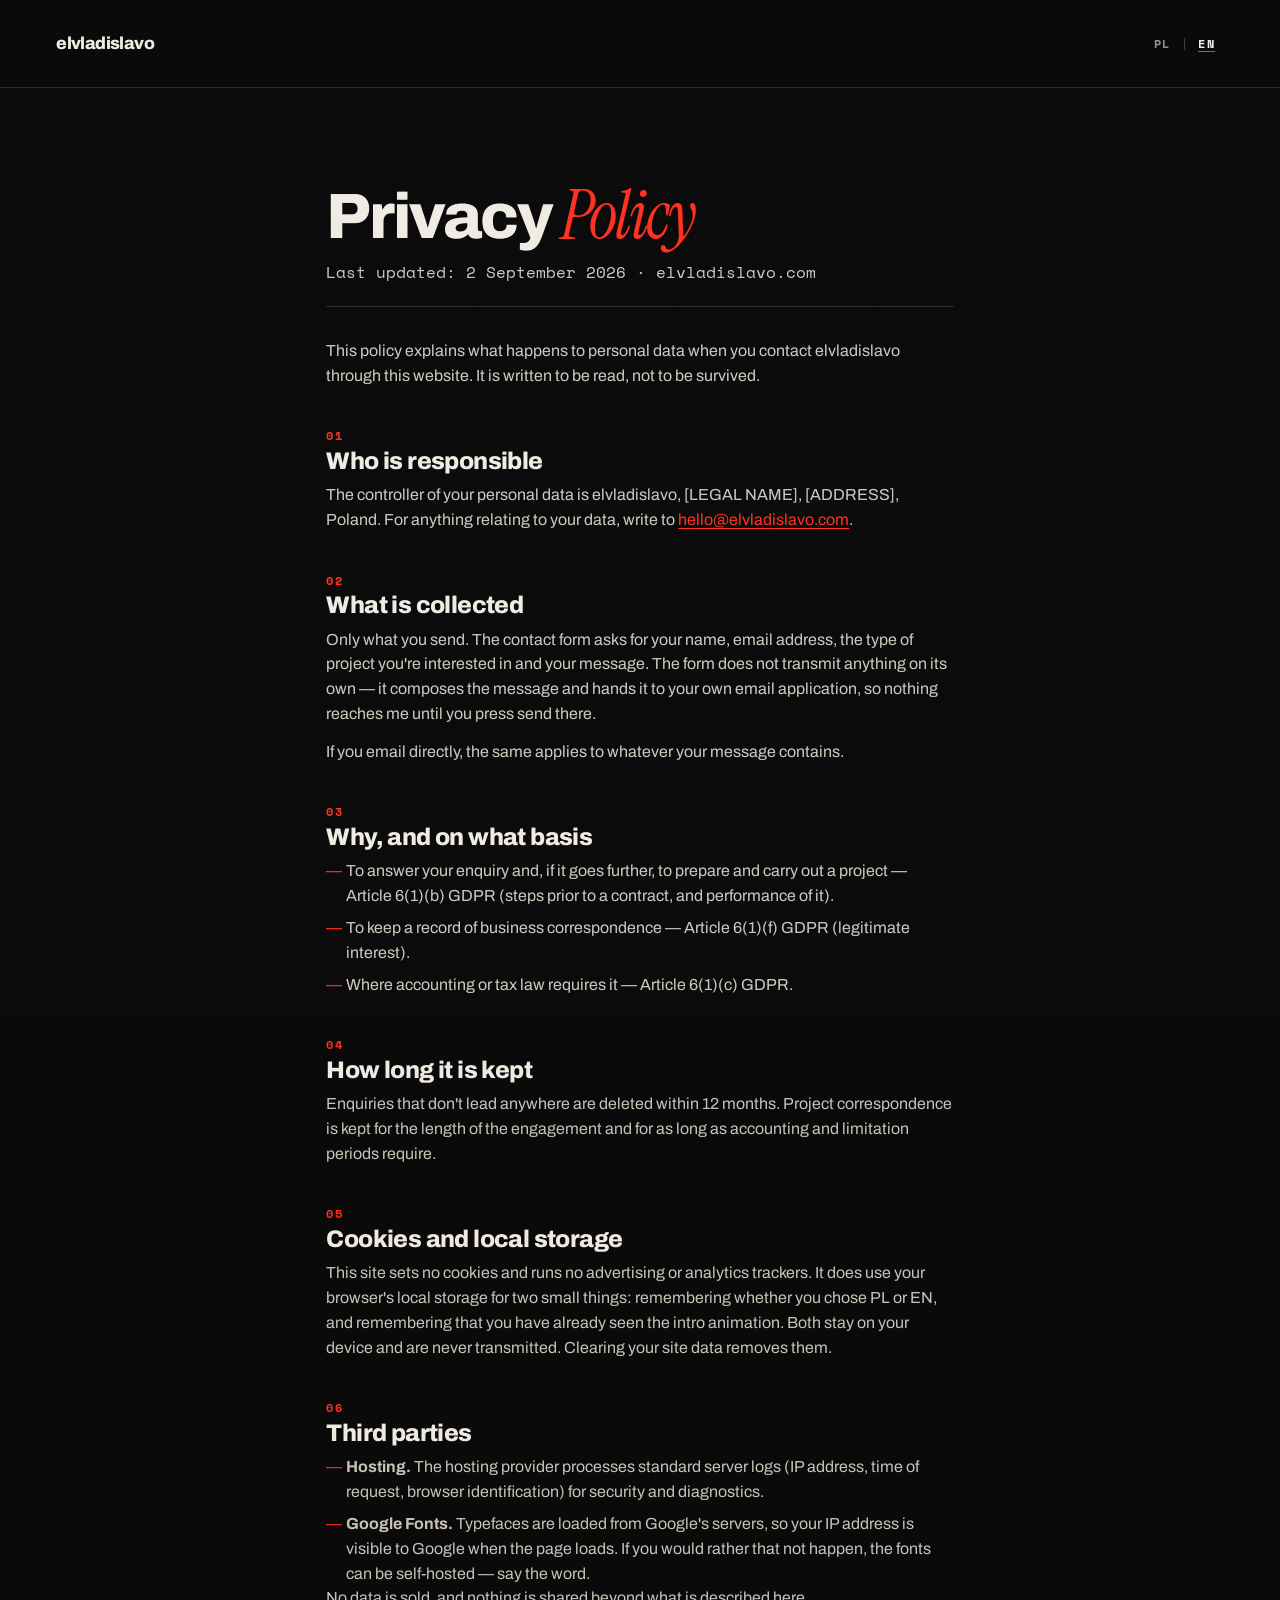
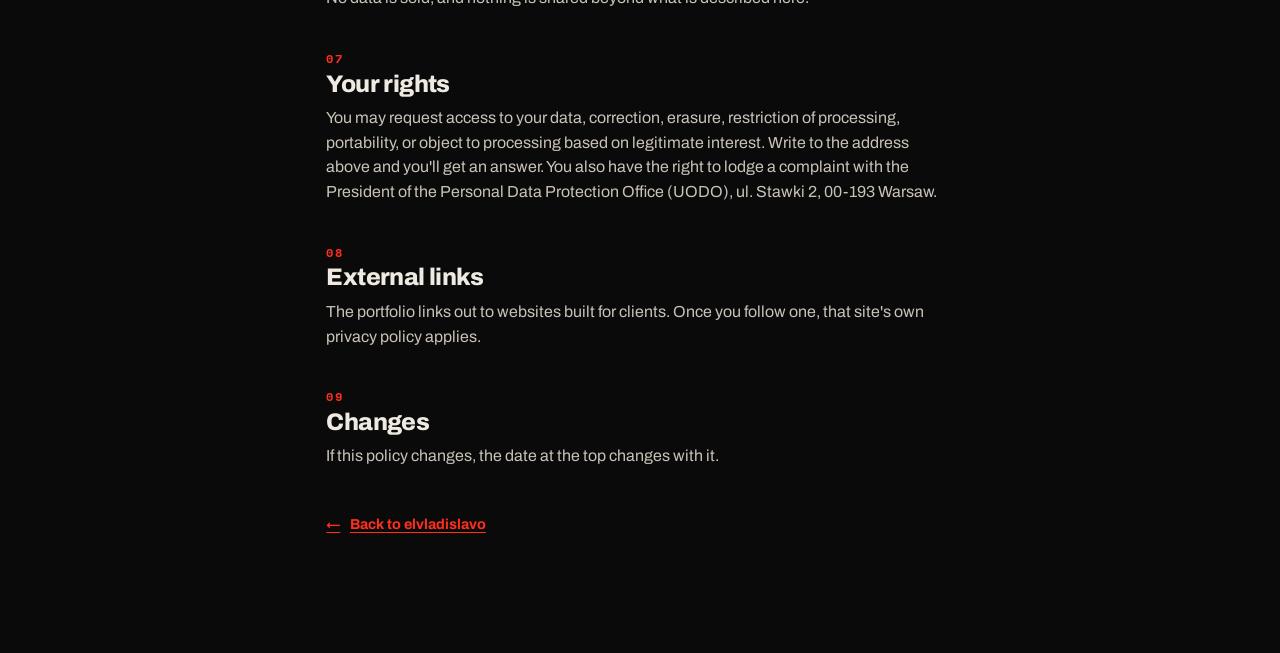
<file: privacy.html>
<!doctype html>
<html lang="pl" class="no-js">
<head>
<meta charset="utf-8">
<meta name="viewport" content="width=device-width, initial-scale=1, viewport-fit=cover">
<title>Polityka prywatności · elvladislavo</title>
<meta name="description" content="Jak elvladislavo przetwarza dane osobowe przesłane przez formularz kontaktowy i e-mailem.">
<link rel="canonical" href="https://elvladislavo.com/privacy.html">
<meta name="robots" content="index, follow">
<meta name="theme-color" content="#0A0A0B">
<meta name="color-scheme" content="dark">
<link rel="icon" href="assets/favicon.svg" type="image/svg+xml">
<link rel="icon" href="assets/favicon.ico" sizes="48x48">
<link rel="apple-touch-icon" href="assets/apple-touch-icon.png">
<link rel="preconnect" href="https://fonts.googleapis.com">
<link rel="preconnect" href="https://fonts.gstatic.com" crossorigin>
<link rel="stylesheet" href="https://fonts.googleapis.com/css2?family=Archivo:wdth,wght@62..125,100..900&family=Instrument+Serif:ital@0;1&family=Space+Mono:wght@400;700&display=swap">
<link rel="stylesheet" href="css/style.css">
<style>
  .doc { max-width: 74ch; padding-top: calc(var(--nav-h) + clamp(3rem, 8vw, 6rem)); }
  .doc h1 { font-size: clamp(2.2rem, 6vw, 4rem); margin-bottom: .8rem; }
  .doc h1 em { font-family: var(--f-serif); font-style: italic; font-weight: 400; color: var(--red); font-size: 1.06em; }
  .doc h2 { font-size: clamp(1.15rem, 2vw, 1.5rem); margin: 2.6rem 0 .7rem; letter-spacing: -.025em; }
  .doc h2::before { content: attr(data-n); font: 700 .74rem/1 var(--f-mono); color: var(--red);
                    display: block; margin-bottom: .5rem; letter-spacing: .16em; }
  .doc p, .doc li { color: var(--bone-2); font-size: 1rem; }
  .doc p + p { margin-top: .8rem; }
  .doc ul { margin-top: .7rem; display: grid; gap: .45rem; }
  .doc li { padding-left: 1.2rem; position: relative; }
  .doc li::before { content: "—"; position: absolute; left: 0; color: var(--red); }
  .doc__meta { font: 400 .78rem/1.5 var(--f-mono); color: var(--mut);
               padding-bottom: 1.4rem; margin-bottom: 2rem; border-bottom: 1px solid var(--hair); }
  .doc a { color: var(--red); text-decoration: underline; text-underline-offset: 3px; }
  .doc__back { display: inline-flex; align-items: center; gap: .6rem; margin-top: 3rem;
               font: 700 .9rem/1 var(--f-sans); }
  .doc__back i { font-style: normal; transition: transform .4s var(--e-snap); }
  .doc__back:hover i { transform: translateX(-.3rem); }
</style>
<script>
(function(){var d=document.documentElement;d.className=d.className.replace('no-js','js');
var l=null;try{l=localStorage.getItem('elv-lang');}catch(e){}
if(l!=='pl'&&l!=='en'){l=/^pl\b/i.test(navigator.language||'')?'pl':'en';}d.lang=l;})();
</script>
</head>
<body>

<div class="grain" aria-hidden="true"></div>

<header class="nav is-stuck">
  <a class="nav__logo" href="./" aria-label="elvladislavo — home">
    <span class="nav__word">elvladislavo</span>
  </a>
  <div class="nav__right">
    <div class="lang" role="group" aria-label="Language / Język">
      <button type="button" class="lang__btn" data-lang="pl">PL</button>
      <span class="lang__sep" aria-hidden="true">|</span>
      <button type="button" class="lang__btn" data-lang="en">EN</button>
    </div>
  </div>
</header>

<main class="sec doc">

<!-- ─────────────────────────────────────────────────────────────────────
     TODO before launch: replace [LEGAL NAME] and [ADDRESS] below with the
     registered details, and confirm the hosting provider named in §6.
     ───────────────────────────────────────────────────────────────── -->

<article id="doc-en" lang="en" hidden>
  <h1>Privacy <em>Policy</em></h1>
  <p class="doc__meta">Last updated: 2 September 2026 · elvladislavo.com</p>

  <p>This policy explains what happens to personal data when you contact elvladislavo through this website. It is written to be read, not to be survived.</p>

  <h2 data-n="01">Who is responsible</h2>
  <p>The controller of your personal data is elvladislavo, [LEGAL NAME], [ADDRESS], Poland. For anything relating to your data, write to <a href="mailto:hello@elvladislavo.com">hello@elvladislavo.com</a>.</p>

  <h2 data-n="02">What is collected</h2>
  <p>Only what you send. The contact form asks for your name, email address, the type of project you're interested in and your message. The form does not transmit anything on its own — it composes the message and hands it to your own email application, so nothing reaches me until you press send there.</p>
  <p>If you email directly, the same applies to whatever your message contains.</p>

  <h2 data-n="03">Why, and on what basis</h2>
  <ul>
    <li>To answer your enquiry and, if it goes further, to prepare and carry out a project — Article 6(1)(b) GDPR (steps prior to a contract, and performance of it).</li>
    <li>To keep a record of business correspondence — Article 6(1)(f) GDPR (legitimate interest).</li>
    <li>Where accounting or tax law requires it — Article 6(1)(c) GDPR.</li>
  </ul>

  <h2 data-n="04">How long it is kept</h2>
  <p>Enquiries that don't lead anywhere are deleted within 12 months. Project correspondence is kept for the length of the engagement and for as long as accounting and limitation periods require.</p>

  <h2 data-n="05">Cookies and local storage</h2>
  <p>This site sets no cookies and runs no advertising or analytics trackers. It does use your browser's local storage for two small things: remembering whether you chose PL or EN, and remembering that you have already seen the intro animation. Both stay on your device and are never transmitted. Clearing your site data removes them.</p>

  <h2 data-n="06">Third parties</h2>
  <ul>
    <li><b>Hosting.</b> The hosting provider processes standard server logs (IP address, time of request, browser identification) for security and diagnostics.</li>
    <li><b>Google Fonts.</b> Typefaces are loaded from Google's servers, so your IP address is visible to Google when the page loads. If you would rather that not happen, the fonts can be self-hosted — say the word.</li>
  </ul>
  <p>No data is sold, and nothing is shared beyond what is described here.</p>

  <h2 data-n="07">Your rights</h2>
  <p>You may request access to your data, correction, erasure, restriction of processing, portability, or object to processing based on legitimate interest. Write to the address above and you'll get an answer. You also have the right to lodge a complaint with the President of the Personal Data Protection Office (UODO), ul. Stawki 2, 00-193 Warsaw.</p>

  <h2 data-n="08">External links</h2>
  <p>The portfolio links out to websites built for clients. Once you follow one, that site's own privacy policy applies.</p>

  <h2 data-n="09">Changes</h2>
  <p>If this policy changes, the date at the top changes with it.</p>

  <a class="doc__back" href="./"><i aria-hidden="true">←</i> Back to elvladislavo</a>
</article>

<article id="doc-pl" lang="pl">
  <h1>Polityka <em>prywatności</em></h1>
  <p class="doc__meta">Ostatnia aktualizacja: 2 września 2026 · elvladislavo.com</p>

  <p>Ta polityka wyjaśnia, co dzieje się z danymi osobowymi, gdy kontaktujesz się z elvladislavo przez tę stronę. Napisana tak, żeby dało się ją przeczytać.</p>

  <h2 data-n="01">Kto odpowiada za dane</h2>
  <p>Administratorem Twoich danych osobowych jest elvladislavo, [NAZWA], [ADRES], Polska. W sprawach dotyczących danych pisz na <a href="mailto:hello@elvladislavo.com">hello@elvladislavo.com</a>.</p>

  <h2 data-n="02">Jakie dane są zbierane</h2>
  <p>Tylko te, które sam wysyłasz. Formularz kontaktowy pyta o imię, adres e-mail, rodzaj projektu i treść wiadomości. Formularz nie wysyła niczego samodzielnie — przygotowuje wiadomość i przekazuje ją do Twojego programu pocztowego, więc nic do mnie nie trafia, dopóki sam jej nie wyślesz.</p>
  <p>Jeśli piszesz bezpośrednio mailem, dotyczy to wszystkiego, co zawiera Twoja wiadomość.</p>

  <h2 data-n="03">W jakim celu i na jakiej podstawie</h2>
  <ul>
    <li>Aby odpowiedzieć na zapytanie, a jeśli sprawa pójdzie dalej — przygotować i zrealizować projekt: art. 6 ust. 1 lit. b RODO (działania przed zawarciem umowy i jej wykonanie).</li>
    <li>Aby prowadzić dokumentację korespondencji biznesowej: art. 6 ust. 1 lit. f RODO (prawnie uzasadniony interes).</li>
    <li>Gdy wymagają tego przepisy rachunkowe lub podatkowe: art. 6 ust. 1 lit. c RODO.</li>
  </ul>

  <h2 data-n="04">Jak długo są przechowywane</h2>
  <p>Zapytania, które nie prowadzą do współpracy, usuwam w ciągu 12 miesięcy. Korespondencję projektową przechowuję przez czas trwania współpracy oraz tak długo, jak wymagają tego przepisy rachunkowe i terminy przedawnienia.</p>

  <h2 data-n="05">Cookies i pamięć przeglądarki</h2>
  <p>Ta strona nie ustawia plików cookies ani nie używa trackerów reklamowych czy analitycznych. Korzysta z pamięci lokalnej przeglądarki w dwóch drobnych celach: zapamiętuje wybór języka (PL lub EN) oraz to, że animacja powitalna została już wyświetlona. Oba zapisy pozostają na Twoim urządzeniu i nie są nigdzie przesyłane. Wyczyszczenie danych witryny je usuwa.</p>

  <h2 data-n="06">Podmioty zewnętrzne</h2>
  <ul>
    <li><b>Hosting.</b> Dostawca hostingu przetwarza standardowe logi serwera (adres IP, czas zapytania, identyfikacja przeglądarki) w celach bezpieczeństwa i diagnostyki.</li>
    <li><b>Google Fonts.</b> Kroje pisma ładowane są z serwerów Google, więc przy wczytaniu strony Twój adres IP jest widoczny dla Google. Jeśli wolisz tego uniknąć, fonty można hostować lokalnie — wystarczy dać znać.</li>
  </ul>
  <p>Dane nie są sprzedawane i nie są udostępniane poza tym, co opisano powyżej.</p>

  <h2 data-n="07">Twoje prawa</h2>
  <p>Masz prawo żądać dostępu do swoich danych, ich sprostowania, usunięcia, ograniczenia przetwarzania, przeniesienia, a także wnieść sprzeciw wobec przetwarzania opartego na prawnie uzasadnionym interesie. Napisz na adres podany wyżej — dostaniesz odpowiedź. Masz również prawo wnieść skargę do Prezesa Urzędu Ochrony Danych Osobowych, ul. Stawki 2, 00-193 Warszawa.</p>

  <h2 data-n="08">Linki zewnętrzne</h2>
  <p>Portfolio prowadzi do stron zbudowanych dla klientów. Po przejściu na taką stronę obowiązuje jej własna polityka prywatności.</p>

  <h2 data-n="09">Zmiany</h2>
  <p>Jeśli polityka się zmieni, zmieni się też data na górze.</p>

  <a class="doc__back" href="./"><i aria-hidden="true">←</i> Wróć do elvladislavo</a>
</article>

</main>

<script>
(function () {
  var en = document.getElementById('doc-en');
  var pl = document.getElementById('doc-pl');
  function apply(l, remember) {
    var isPl = l === 'pl';
    document.documentElement.lang = l;
    en.hidden = isPl; pl.hidden = !isPl;
    document.title = isPl ? 'Polityka prywatności · elvladislavo' : 'Privacy Policy · elvladislavo';
    document.querySelectorAll('.lang__btn').forEach(function (b) {
      var on = b.dataset.lang === l;
      b.classList.toggle('is-on', on);
      b.setAttribute('aria-pressed', on ? 'true' : 'false');
    });
    if (remember) { try { localStorage.setItem('elv-lang', l); } catch (e) {} }
  }
  document.querySelectorAll('.lang__btn').forEach(function (b) {
    b.addEventListener('click', function () { apply(b.dataset.lang, true); });
  });
  apply(document.documentElement.lang === 'pl' ? 'pl' : 'en');
})();
</script>
</body>
</html>
</file>
<file: css/style.css>
/* ═══════════════════════════════════════════════════════════════════════
   elvladislavo — independent web-development studio
   ───────────────────────────────────────────────────────────────────────
   00 · Tokens & reset          06 · Ticker            12 · Contact
   01 · Base type & utilities   07 · Work              13 · Footer
   02 · Ambient (grain/cursor)  08 · Services          14 · Motion primitives
   03 · Loader                  09 · Approach (light)  15 · Responsive
   04 · Navigation              10 · Pricing           16 · Reduced motion
   05 · Hero                    11 · Process
   ═══════════════════════════════════════════════════════════════════════ */

/* ══ 00 · Tokens & reset ═══════════════════════════════════════════════ */
:root {
  --ink:      #0A0A0B;
  --ink-2:    #101012;
  --ink-3:    #17171A;
  --bone:     #EFEAE1;
  --bone-2:   #C9C2B6;
  --red:      #FF2E1F;
  --red-d:    #C4160C;
  --lime:     #C8FF3D;

  --mut:      rgba(239, 234, 225, .58);
  --hair:     rgba(239, 234, 225, .14);
  --hair-2:   rgba(239, 234, 225, .07);

  --f-sans:   "Archivo", system-ui, -apple-system, "Segoe UI", Roboto, Helvetica, Arial, sans-serif;
  --f-serif:  "Instrument Serif", Georgia, "Times New Roman", serif;
  --f-mono:   "Space Mono", ui-monospace, SFMono-Regular, Menlo, Consolas, monospace;

  --max:      1560px;
  --gut:      clamp(1.25rem, 4.4vw, 5rem);
  --gap:      clamp(1rem, 1.8vw, 2rem);
  --nav-h:    clamp(64px, 7vw, 88px);

  --e:        cubic-bezier(.22, 1, .36, 1);       /* soft out          */
  --e-io:     cubic-bezier(.65, .05, .36, 1);     /* in-out            */
  --e-snap:   cubic-bezier(.16, 1.02, .3, 1);     /* slight overshoot  */

  --bg:       var(--ink);
  --fg:       var(--bone);
}

*, *::before, *::after { box-sizing: border-box; }
* { margin: 0; }

html {
  -webkit-text-size-adjust: 100%;
  scroll-behavior: smooth;
  scroll-padding-top: calc(var(--nav-h) + 1.5rem);
  /* `clip` contains the deliberately over-wide, rotated bands without
     creating a scroll container (which would break sticky/fixed children). */
  overflow-x: hidden;
  overflow-x: clip;
}

body {
  background: var(--bg);
  color: var(--fg);
  font-family: var(--f-sans);
  font-size: clamp(1rem, .95rem + .2vw, 1.125rem);
  line-height: 1.55;
  font-weight: 400;
  overflow-x: hidden;
  overflow-x: clip;
  -webkit-font-smoothing: antialiased;
  -moz-osx-font-smoothing: grayscale;
  text-rendering: optimizeLegibility;
  transition: background-color .9s var(--e-io), color .9s var(--e-io);
}

img, picture, svg, video { display: block; max-width: 100%; }
img { height: auto; }
button, input, select, textarea { font: inherit; color: inherit; }
button { background: none; border: 0; cursor: pointer; }
a { color: inherit; text-decoration: none; }
ul, ol { list-style: none; padding: 0; }

::selection { background: var(--red); color: var(--bone); }

/* Focus: always visible, never subtle. */
:focus-visible {
  outline: 2px solid var(--red);
  outline-offset: 4px;
  border-radius: 2px;
}
.sec--light :focus-visible { outline-color: var(--red-d); }

/* ══ 01 · Base type & utilities ════════════════════════════════════════ */
h1, h2, h3, h4 {
  font-weight: 800;
  line-height: .92;
  letter-spacing: -.035em;
  text-wrap: balance;
}

em { font-style: normal; }

.vh {
  position: absolute !important;
  width: 1px; height: 1px;
  padding: 0; margin: -1px;
  overflow: hidden; clip-path: inset(50%);
  white-space: nowrap; border: 0;
}

.skip {
  position: fixed; top: 0; left: 50%;
  transform: translate(-50%, -130%);
  z-index: 300;
  background: var(--red); color: var(--bone);
  padding: .85rem 1.6rem;
  font: 700 .78rem/1 var(--f-mono);
  letter-spacing: .12em; text-transform: uppercase;
  transition: transform .3s var(--e);
}
.skip:focus { transform: translate(-50%, 0); }

.label {
  display: inline-flex; align-items: center; gap: .8rem;
  font: 400 clamp(.66rem, .9vw, .78rem)/1 var(--f-mono);
  letter-spacing: .2em; text-transform: uppercase;
  color: var(--mut);
}
.label i {
  font-style: normal; color: var(--red); font-weight: 700;
  padding-right: .8rem; border-right: 1px solid var(--hair);
}
.sec--light .label { color: rgba(10,10,11,.68); }
.sec--light .label i { color: var(--red-d); border-right-color: rgba(10,10,11,.16); }

/* Section shell -------------------------------------------------------- */
.sec {
  position: relative;
  padding: clamp(4.5rem, 9vw, 8.5rem) var(--gut);
  max-width: var(--max);
  margin-inline: auto;
}
.sec--light {
  max-width: none;
  background: var(--bone);
  color: var(--ink);
  border-block: 5px solid var(--red);
}
.sec--light > * { max-width: var(--max); margin-inline: auto; }

.sec__head { margin-bottom: clamp(3rem, 7vw, 6rem); position: relative; z-index: 2; }
.sec__head--split {
  display: grid;
  grid-template-columns: minmax(0, 1.45fr) minmax(0, .9fr);
  gap: var(--gap) clamp(2rem, 6vw, 7rem);
  align-items: end;
}
.sec__title {
  font-size: clamp(2.6rem, 7.4vw, 6.6rem);
  margin-top: clamp(1rem, 2.2vw, 2rem);
  max-width: 18ch;
}
.sec__title--xl { font-size: clamp(2.9rem, 9vw, 8.4rem); max-width: 14ch; }
.sec__title em {
  font-family: var(--f-serif);
  font-style: italic;
  font-weight: 400;
  color: var(--red);
  letter-spacing: -.01em;
  font-size: 1.06em;
}
.sec--light .sec__title em { color: var(--red-d); }
.sec__lede, .sec__note {
  margin-top: 1.4rem;
  max-width: 46ch;
  color: var(--mut);
  font-size: clamp(.98rem, 1.1vw, 1.12rem);
}
.sec__note { margin-top: 0; padding-bottom: .5rem; }

/* Buttons -------------------------------------------------------------- */
.btn {
  --btn-bg: var(--red);
  position: relative;
  display: inline-flex; align-items: center; gap: .8rem;
  padding: clamp(.95rem, 1.5vw, 1.2rem) clamp(1.5rem, 2.4vw, 2rem);
  font: 700 clamp(.82rem, .95vw, .95rem)/1 var(--f-sans);
  letter-spacing: .01em;
  border: 1px solid transparent;
  overflow: hidden;
  isolation: isolate;
  will-change: transform;
  transition: color .35s var(--e), border-color .35s var(--e);
}
.btn::before {
  content: ""; position: absolute; inset: 0; z-index: -1;
  background: var(--btn-bg);
  transform: translateY(0);
  transition: transform .5s var(--e);
}
.btn::after {
  content: ""; position: absolute; inset: 0; z-index: -1;
  background: var(--bone);
  transform: translateY(101%);
  transition: transform .5s var(--e);
}
.btn:hover::after, .btn:focus-visible::after { transform: translateY(0); }
.btn:hover::before, .btn:focus-visible::before { transform: translateY(-101%); }

.btn--fill { color: var(--bone); }
.btn--fill:hover, .btn--fill:focus-visible { color: var(--ink); }

.btn--ghost { --btn-bg: transparent; border-color: var(--hair); color: var(--fg); }
.btn--ghost:hover, .btn--ghost:focus-visible { color: var(--ink); border-color: var(--bone); }

.btn--send { color: var(--bone); align-self: start; justify-self: start; }
.btn--send:hover, .btn--send:focus-visible { color: var(--ink); }
.btn[disabled] { pointer-events: none; opacity: .55; }

.btn__t { position: relative; z-index: 1; }
.btn__a {
  position: relative; z-index: 1;
  display: inline-block;
  transition: transform .45s var(--e-snap);
}
.btn:hover .btn__a { transform: translateX(.35rem); }
.btn--ghost:hover .btn__a { transform: translateY(.25rem); }

/* ══ 02 · Ambient — grain & cursor ═════════════════════════════════════ */
.grain {
  position: fixed; inset: -120px;
  z-index: 200; pointer-events: none;
  opacity: .34;
  mix-blend-mode: overlay;
  background-image: url("data:image/svg+xml;utf8,<svg xmlns='http://www.w3.org/2000/svg' width='200' height='200'><filter id='n'><feTurbulence type='fractalNoise' baseFrequency='0.82' numOctaves='4' stitchTiles='stitch'/><feColorMatrix type='saturate' values='0'/></filter><rect width='200' height='200' filter='url(%23n)'/></svg>");
  animation: grain 1s steps(6) infinite;
  will-change: transform;
}
@keyframes grain {
  0%   { transform: translate3d(0, 0, 0); }
  16%  { transform: translate3d(-2%, 1%, 0); }
  33%  { transform: translate3d(1%, -2%, 0); }
  50%  { transform: translate3d(-1%, 2%, 0); }
  66%  { transform: translate3d(2%, 1%, 0); }
  83%  { transform: translate3d(-2%, -1%, 0); }
  100% { transform: translate3d(0, 0, 0); }
}

.cursor { display: none; }
@media (hover: hover) and (pointer: fine) {
  .cursor {
    display: block;
    position: fixed; top: 0; left: 0;
    z-index: 250; pointer-events: none;
    mix-blend-mode: difference;
  }
  .cursor__dot, .cursor__ring {
    position: fixed; top: 0; left: 0;
    border-radius: 50%;
    will-change: transform;
  }
  .cursor__dot {
    width: 7px; height: 7px;
    margin: -3.5px 0 0 -3.5px;
    background: var(--red);
  }
  .cursor__ring {
    width: 38px; height: 38px;
    margin: -19px 0 0 -19px;
    border: 1px solid rgba(239, 234, 225, .55);
    display: grid; place-items: center;
    transition: width .4s var(--e), height .4s var(--e),
                margin .4s var(--e), border-color .3s, background-color .3s;
  }
  .cursor__label {
    font: 700 .62rem/1 var(--f-mono);
    letter-spacing: .12em;
    color: var(--bone);
    opacity: 0; transform: scale(.7);
    transition: opacity .25s var(--e), transform .35s var(--e-snap);
    white-space: nowrap;
  }
  .cursor.is-link .cursor__ring { width: 62px; height: 62px; margin: -31px 0 0 -31px; }
  .cursor.is-view .cursor__ring {
    width: 108px; height: 108px; margin: -54px 0 0 -54px;
    background: var(--red); border-color: var(--red);
  }
  .cursor.is-view .cursor__label { opacity: 1; transform: scale(1); }
  .cursor.is-view .cursor__dot { opacity: 0; }
  .cursor.is-hidden { opacity: 0; }
  html.has-cursor,
  html.has-cursor * { cursor: none !important; }
}

/* ══ 03 · Loader ═══════════════════════════════════════════════════════ */
.loader {
  position: fixed; inset: 0; z-index: 400;
  background: var(--ink);
  display: grid; place-items: center;
  overflow: hidden;
}
.loader__stage { position: relative; width: min(560px, 72vw); text-align: center; }
.loader__mark {
  font-size: clamp(1.6rem, 4.6vw, 2.9rem);
  font-weight: 800; letter-spacing: -.045em;
  margin-bottom: 1.5rem;
  display: flex; justify-content: center;
}
.loader__mark .lc {
  display: inline-block;
  transform: translateY(115%);
  animation: lcIn .75s var(--e) forwards;
}
@keyframes lcIn { to { transform: translateY(0); } }
.loader__rule {
  height: 2px; background: var(--hair-2); position: relative; overflow: hidden;
}
.loader__rule i {
  position: absolute; inset: 0;
  background: var(--red);
  transform: scaleX(0); transform-origin: left;
}
.loader__num {
  margin-top: .9rem;
  font: 400 .74rem/1 var(--f-mono);
  letter-spacing: .22em; color: var(--mut);
  text-align: right;
}
.loader__wipe {
  position: absolute; inset: 0;
  background: var(--red);
  transform: scaleY(0); transform-origin: bottom;
}
.loader.is-out .loader__stage { opacity: 0; transition: opacity .3s; }
.loader.is-out .loader__wipe {
  animation: wipe 1s var(--e-io) forwards;
}
@keyframes wipe {
  0%   { transform: scaleY(0); transform-origin: bottom; }
  45%  { transform: scaleY(1); transform-origin: bottom; }
  55%  { transform: scaleY(1); transform-origin: top; }
  100% { transform: scaleY(0); transform-origin: top; }
}
.loader.is-done { display: none; }

/* Content gate — held until the language + loader are settled. */
.gate, .foot { opacity: 1; transition: opacity .5s var(--e); }
html.is-preload .gate,
html.is-preload .foot,
html.is-preload .nav { opacity: 0; }
html.is-preload { overflow: hidden; }

/* ══ 04 · Navigation ═══════════════════════════════════════════════════ */
.nav {
  position: fixed; top: 0; left: 0; right: 0; z-index: 150;
  height: var(--nav-h);
  display: flex; align-items: center; justify-content: space-between;
  gap: 1rem;
  padding-inline: var(--gut);
  transition: opacity .5s var(--e), background-color .45s var(--e),
              backdrop-filter .45s var(--e), color .5s var(--e-io);
}
.nav::after {
  content: ""; position: absolute; left: 0; right: 0; bottom: 0;
  height: 1px; background: var(--hair);
  transform: scaleX(0); transform-origin: left;
  transition: transform .7s var(--e);
}
.nav.is-stuck {
  background: color-mix(in srgb, var(--ink) 72%, transparent);
  backdrop-filter: blur(16px) saturate(1.3);
  -webkit-backdrop-filter: blur(16px) saturate(1.3);
}
.nav.is-stuck::after { transform: scaleX(1); }

/* Inverts while the light section is behind it. */
.nav.is-invert { color: var(--ink); }
.nav.is-invert.is-stuck { background: color-mix(in srgb, var(--bone) 76%, transparent); }
.nav.is-invert::after { background: rgba(10,10,11,.18); }
.nav.is-invert .nav__list a { color: rgba(10,10,11,.62); }
.nav.is-invert .nav__list a:hover,
.nav.is-invert .nav__list a.is-active { color: var(--ink); }
.nav.is-invert .lang__btn { color: rgba(10,10,11,.5); }
.nav.is-invert .lang__btn.is-on { color: var(--ink); }
.nav.is-invert .lang__sep { color: rgba(10,10,11,.3); }
.nav.is-invert .burger i { background: var(--ink); }

.nav__logo {
  display: inline-flex; align-items: center; gap: .62rem;
  font-weight: 800; letter-spacing: -.035em;
  font-size: clamp(1rem, 1.35vw, 1.2rem);
  position: relative; z-index: 2;
}
.nav__word {
  transition: font-variation-settings .55s var(--e);
  font-variation-settings: "wdth" 100;
}
.nav__logo:hover .nav__word { font-variation-settings: "wdth" 88; }

.nav__menu { position: relative; }
.nav__list {
  display: flex; gap: clamp(1.4rem, 2.6vw, 2.8rem);
  font: 500 clamp(.82rem, .95vw, .92rem)/1 var(--f-sans);
}
.nav__list a {
  position: relative;
  color: var(--mut);
  padding-block: .5rem;
  transition: color .3s var(--e);
}
.nav__list a:hover, .nav__list a.is-active { color: var(--fg); }
.nav__ind {
  position: absolute; bottom: -2px; left: 0;
  width: 1px; height: 2px; background: var(--red);
  transform: translateX(0) scaleX(0);
  transform-origin: left;
  transition: transform .55s var(--e);
}

.nav__right { display: flex; align-items: center; gap: clamp(.9rem, 2vw, 1.6rem); }

.lang { display: inline-flex; align-items: center; gap: .1rem; }
.lang__btn {
  font: 700 .78rem/1 var(--f-mono);
  letter-spacing: .1em;
  color: var(--mut);
  /* Comfortable target (WCAG 2.5.8) without a visually chunky control. */
  padding: .8rem .55rem;
  position: relative;
  transition: color .3s var(--e);
}
.lang__btn::after {
  content: ""; position: absolute; left: .55rem; right: .55rem; bottom: .7rem; height: 1px;
  background: var(--red);
  transform: scaleX(0); transform-origin: right;
  transition: transform .4s var(--e);
}
.lang__btn:hover { color: var(--fg); }
.lang__btn:hover::after, .lang__btn.is-on::after { transform: scaleX(1); transform-origin: left; }
.lang__btn.is-on { color: var(--fg); }
.lang__sep {
  color: rgba(239,234,225,.28); font: 400 .78rem/1 var(--f-mono);
  pointer-events: none;
}

.burger { display: none; position: relative; z-index: 2; width: 30px; height: 22px; }
.burger i {
  position: absolute; left: 0; right: 0; height: 2px;
  background: var(--fg);
  transition: transform .45s var(--e), width .45s var(--e);
}
.burger i:first-of-type { top: 5px; }
.burger i:last-of-type  { bottom: 5px; width: 66%; }
.burger[aria-expanded="true"] i:first-of-type { transform: translateY(5px) rotate(45deg); }
.burger[aria-expanded="true"] i:last-of-type  { transform: translateY(-5px) rotate(-45deg); width: 100%; }

/* Mobile menu ---------------------------------------------------------- */
.mmenu {
  position: fixed; inset: 0; z-index: 140;
  visibility: hidden;
  display: grid; align-items: center;
  padding: calc(var(--nav-h) + 2rem) var(--gut) 2rem;
}
.mmenu__bg {
  position: absolute; inset: 0;
  background: var(--ink-2);
  clip-path: inset(0 0 100% 0);
  transition: clip-path .7s var(--e-io);
}
.mmenu__bg::before {
  content: ""; position: absolute; right: -20%; top: -18%;
  width: 90vw; aspect-ratio: 1; border-radius: 50%;
  background: radial-gradient(closest-side, rgba(255,46,31,.5), transparent 70%);
  filter: blur(70px);
}
.mmenu__inner { position: relative; }
.mmenu.is-open { visibility: visible; }
.mmenu.is-open .mmenu__bg { clip-path: inset(0 0 0 0); }

.mmenu ul { display: grid; gap: .2rem; }
.mmenu li a {
  display: flex; align-items: baseline; gap: 1rem;
  font-size: clamp(2.2rem, 11vw, 3.6rem);
  font-weight: 800; letter-spacing: -.04em;
  padding-block: .35rem;
  opacity: 0; transform: translateY(28px);
  transition: opacity .5s var(--e), transform .6s var(--e), color .3s;
}
.mmenu.is-open li a { opacity: 1; transform: none; }
.mmenu.is-open li:nth-child(1) a { transition-delay: .16s; }
.mmenu.is-open li:nth-child(2) a { transition-delay: .22s; }
.mmenu.is-open li:nth-child(3) a { transition-delay: .28s; }
.mmenu.is-open li:nth-child(4) a { transition-delay: .34s; }
.mmenu li a:hover { color: var(--red); }
.mmenu__n {
  font: 400 .74rem/1 var(--f-mono);
  color: var(--red); letter-spacing: .12em;
}
.mmenu__foot {
  margin-top: 3rem; padding-top: 1.6rem;
  border-top: 1px solid var(--hair);
  display: flex; justify-content: space-between; align-items: center;
  gap: 1rem; flex-wrap: wrap;
  font: 400 .82rem/1 var(--f-mono);
  color: var(--mut);
  opacity: 0; transition: opacity .5s var(--e) .4s;
}
.mmenu.is-open .mmenu__foot { opacity: 1; }

/* ══ 05 · Hero ═════════════════════════════════════════════════════════ */
.hero {
  position: relative;
  min-height: 100svh;
  display: flex; align-items: center;
  padding: calc(var(--nav-h) + clamp(2rem, 6vh, 5rem)) var(--gut) clamp(7rem, 16vh, 11rem);
  overflow: hidden;
  isolation: isolate;
}
.hero__bg { position: absolute; inset: 0; z-index: 0; pointer-events: none; }

.blob { position: absolute; border-radius: 50%; will-change: transform; }
.blob--red {
  width: min(56vw, 720px); aspect-ratio: 1;
  right: -12vw; top: -14vh;
  background: radial-gradient(closest-side, rgba(255,46,31,.85), rgba(196,22,12,.28) 55%, transparent 76%);
  filter: blur(48px);
  opacity: .72;
  animation: float1 26s var(--e-io) infinite;
}
.blob--lime {
  width: min(30vw, 380px); aspect-ratio: 1;
  left: -8vw; bottom: -12vh;
  background: radial-gradient(closest-side, rgba(200,255,61,.34), transparent 70%);
  filter: blur(72px);
  opacity: .5;
  animation: float2 34s var(--e-io) infinite;
}
@keyframes float1 {
  0%, 100% { transform: translate3d(0, 0, 0) scale(1); }
  50%      { transform: translate3d(-4vw, 5vh, 0) scale(1.1); }
}
@keyframes float2 {
  0%, 100% { transform: translate3d(0, 0, 0) scale(1); }
  50%      { transform: translate3d(5vw, -4vh, 0) scale(1.16); }
}

.ring {
  position: absolute; border-radius: 50%;
  border: 1px solid var(--hair);
  will-change: transform;
}
.ring--1 {
  width: min(44vw, 560px); aspect-ratio: 1; right: 4vw; top: 8vh;
  transform: translate3d(0, var(--py, 0px), 0);
}
.ring--2 {
  width: min(24vw, 300px); aspect-ratio: 1; right: 22vw; top: 44vh;
  border: 1px dashed rgba(255,46,31,.42);
  animation: spin 44s linear infinite;
}
.ring--3 {
  position: absolute; width: min(38vw, 460px); aspect-ratio: 1;
  right: -6vw; top: 10%;
  border: 1px dashed rgba(255,46,31,.3);
  animation: spin 60s linear infinite reverse;
}
@keyframes spin { to { transform: rotate(360deg); } }

.rules {
  position: absolute; inset: -10% 0;
  background: repeating-linear-gradient(90deg, var(--hair-2) 0 1px, transparent 1px clamp(60px, 8vw, 130px));
  -webkit-mask-image: linear-gradient(180deg, transparent, #000 22%, #000 72%, transparent);
  mask-image: linear-gradient(180deg, transparent, #000 22%, #000 72%, transparent);
  transform: translate3d(0, var(--py, 0px), 0);
}
.slash {
  position: absolute; width: 1px; height: 150%;
  background: linear-gradient(180deg, transparent, rgba(255,46,31,.55), transparent);
  will-change: transform;
}
.slash--1 { left: 18%; top: -25%; transform: translate3d(0, var(--py, 0px), 0) rotate(14deg); }
.slash--2 { right: 30%; top: -25%; transform: translate3d(0, var(--py, 0px), 0) rotate(-9deg); opacity: .5; }

.hero__inner {
  position: relative; z-index: 2;
  width: 100%; max-width: var(--max); margin-inline: auto;
  display: grid;
  grid-template-columns: repeat(12, minmax(0, 1fr));
  gap: 0 var(--gap);
}
.hero__eyebrow {
  grid-column: 1 / -1;
  display: inline-flex; align-items: center; gap: .8rem;
  font: 400 clamp(.68rem, .9vw, .8rem)/1 var(--f-mono);
  letter-spacing: .22em; text-transform: uppercase;
  color: var(--mut);
  margin-bottom: clamp(1.4rem, 3vw, 2.4rem);
}
.hero__eyebrow .dot {
  width: 7px; height: 7px; border-radius: 50%; background: var(--red);
  animation: pulse 2.6s var(--e-io) infinite;
}
@keyframes pulse {
  0%, 100% { transform: scale(1); opacity: 1; }
  50%      { transform: scale(1.6); opacity: .45; }
}

.hero__title {
  grid-column: 1 / 11;
  font-size: clamp(2.85rem, 8.4vw, 9.4rem);
  line-height: .87;
  letter-spacing: -.045em;
  font-variation-settings: "wdth" 96;
  max-width: 15ch;
}
.hero__title em {
  font-family: var(--f-serif);
  font-style: italic; font-weight: 400;
  color: var(--red);
  font-size: 1.05em;
  letter-spacing: -.005em;
  padding-right: .04em;
}
.hero__lede {
  grid-column: 1 / 7;
  margin-top: clamp(1.4rem, 3vw, 2.4rem);
  max-width: 34ch;
  color: var(--mut);
  font-size: clamp(1.02rem, 1.35vw, 1.3rem);
  line-height: 1.45;
}
.hero__actions {
  grid-column: 1 / 9;
  margin-top: clamp(2rem, 4vw, 3.2rem);
  display: flex; flex-wrap: wrap; align-items: flex-start; gap: .85rem;
}
.hero__meta {
  grid-column: 10 / -1;
  align-self: end;
  margin-top: clamp(2rem, 4vw, 3.2rem);
  display: grid; gap: .9rem;
  font: 400 .76rem/1.3 var(--f-mono);
  letter-spacing: .04em;
}
.hero__meta li {
  display: grid; gap: .3rem;
  padding-top: .7rem;
  border-top: 1px solid var(--hair);
}
.hero__meta span { color: rgba(239,234,225,.56); text-transform: uppercase; letter-spacing: .16em; font-size: .66rem; }
.hero__meta b { font-weight: 700; }
.hero__meta .live { display: inline-flex; align-items: center; gap: .5rem; }
.hero__meta .live i {
  width: 6px; height: 6px; border-radius: 50%; background: var(--lime);
  box-shadow: 0 0 0 0 rgba(200,255,61,.6);
  animation: ping 2.4s var(--e-io) infinite;
}
@keyframes ping {
  0%   { box-shadow: 0 0 0 0 rgba(200,255,61,.55); }
  70%  { box-shadow: 0 0 0 9px rgba(200,255,61,0); }
  100% { box-shadow: 0 0 0 0 rgba(200,255,61,0); }
}

/* Oversized cropped wordmark */
.hero__mark {
  position: absolute; left: 0; right: 0; bottom: 0;
  z-index: 1; pointer-events: none;
  overflow: hidden;
  line-height: .74;
  transform: translateY(9%);
}
.hero__mark span {
  display: block;
  font-size: 17.4vw;
  font-weight: 900;
  letter-spacing: -.055em;
  text-align: center;
  color: transparent;
  -webkit-text-stroke: 1px rgba(239, 234, 225, .2);
  font-variation-settings: "wdth" 100;
  white-space: nowrap;
}

.hero__scroll {
  position: absolute; left: var(--gut); bottom: clamp(1.6rem, 4vh, 2.6rem);
  z-index: 3;
  display: inline-flex; align-items: center; gap: .8rem;
  font: 400 .68rem/1 var(--f-mono);
  letter-spacing: .24em; text-transform: uppercase;
  color: var(--mut);
  transition: color .3s;
}
.hero__scroll:hover { color: var(--fg); }
.hero__scroll-l {
  width: 46px; height: 1px; background: var(--hair); position: relative; overflow: hidden;
}
.hero__scroll-l::after {
  content: ""; position: absolute; inset: 0; background: var(--red);
  animation: sweep 2.4s var(--e-io) infinite;
}
@keyframes sweep {
  0%   { transform: translateX(-100%); }
  60%  { transform: translateX(100%); }
  100% { transform: translateX(100%); }
}

/* ══ 06 · Ticker ═══════════════════════════════════════════════════════ */
.ticker-hold { overflow: hidden; position: relative; z-index: 3; }
.ticker {
  position: relative; z-index: 3;
  width: 112%; margin-left: -6%;
  transform: rotate(-1.6deg);
  border-block: 1px solid var(--hair);
  background: var(--ink-2);
  overflow: hidden;
}
.ticker__row { overflow: hidden; padding-block: clamp(.7rem, 1.4vw, 1.05rem); }
.ticker__track {
  display: flex; width: max-content;
  animation: marq var(--dur, 34s) linear infinite;
  will-change: transform;
}
.ticker__row[data-dir="-1"] .ticker__track { animation-direction: reverse; }
.ticker:hover .ticker__track { animation-play-state: paused; }
@keyframes marq {
  from { transform: translate3d(0, 0, 0); }
  to   { transform: translate3d(-50%, 0, 0); }
}
.ticker__row--alt {
  background: var(--red);
  color: var(--ink);
  border-top: 1px solid var(--hair);
}
.ticker__t {
  display: inline-flex; align-items: center; gap: 1.6rem;
  white-space: nowrap;
  font: 700 clamp(1.05rem, 2.6vw, 2.1rem)/1 var(--f-sans);
  letter-spacing: -.02em;
  font-variation-settings: "wdth" 88;
  padding-right: 1.6rem;
}
.ticker__t i { color: var(--red); font-style: normal; font-size: .7em; }
.ticker__row--alt .ticker__t i { color: var(--ink); opacity: .55; }

/* ══ 07 · Work ═════════════════════════════════════════════════════════ */
.work { padding-top: clamp(5rem, 11vw, 10rem); }
.projects {
  display: grid;
  grid-template-columns: repeat(12, minmax(0, 1fr));
  gap: var(--gap);
}
.proj { position: relative; }
.proj--a { grid-column: 1 / 7; }
.proj--b { grid-column: 7 / -1; margin-top: clamp(7rem, 19vw, 21rem); }

.proj__ghost {
  position: absolute; top: -.44em; left: -.05em;
  z-index: 0; pointer-events: none;
  font-size: clamp(3.2rem, 10.5vw, 11.5rem);
  font-weight: 900; letter-spacing: -.05em;
  color: transparent;
  -webkit-text-stroke: 1px rgba(239, 234, 225, .2);
  white-space: nowrap;
  transform: translate3d(var(--px, 0px), 0, 0);
  will-change: transform;
}
.proj--b .proj__ghost { left: auto; right: -.05em; }

.proj__link {
  position: relative; z-index: 1;
  display: grid; gap: clamp(1.4rem, 2.6vw, 2.2rem);
}
.proj__media {
  position: relative;
  display: block;
  overflow: hidden;
  aspect-ratio: 8 / 5;
  background: var(--ink-3);
}
.proj--b .proj__media { aspect-ratio: 8 / 5; }
.proj__media img {
  width: 100%; height: 100%; object-fit: cover;
  transform: scale(1.02);
  transition: transform 1.1s var(--e), filter .6s var(--e), opacity .7s var(--e);
  will-change: transform;
}
.proj__media > picture:not(.proj__shot) img { opacity: 1; }
.proj__shot {
  position: absolute; inset: 0;
  opacity: 0;
  transition: opacity .7s var(--e);
}
.proj__shot img {
  width: 100%; height: 100%;
  object-fit: cover; object-position: top center;
  transform-origin: top center;
}
@media (hover: hover) and (pointer: fine) {
  .proj__link:hover .proj__shot,
  .proj__link:focus-visible .proj__shot { opacity: 1; }
  .proj__link:hover .proj__media > picture:not(.proj__shot) img,
  .proj__link:focus-visible .proj__media > picture:not(.proj__shot) img { opacity: 0; }
}
@media (hover: none) {
  .proj__shot { opacity: 1; }
  .proj__media > picture:not(.proj__shot) img { opacity: 0; }
}
.proj__veil {
  position: absolute; inset: 0;
  background:
    linear-gradient(180deg, transparent 40%, rgba(10,10,11,.55)),
    radial-gradient(90% 70% at 50% 100%, rgba(255,46,31,.42), transparent 70%);
  opacity: 0;
  transition: opacity .6s var(--e);
}
.proj__mask {
  position: absolute; inset: 0;
  background: var(--red);
  transform: scaleY(1); transform-origin: bottom;
  transition: transform 1.05s var(--e-io);
}
.proj.is-in .proj__mask { transform: scaleY(0); }

.proj__link:hover .proj__media img,
.proj__link:focus-visible .proj__media img { transform: scale(1.09); }
.proj__link:hover .proj__veil,
.proj__link:focus-visible .proj__veil { opacity: 1; }

.proj__info { display: grid; gap: .55rem; }
.proj__top {
  display: flex; align-items: center; justify-content: space-between;
  padding-bottom: .9rem; margin-bottom: .4rem;
  border-bottom: 1px solid var(--hair);
  font: 400 .72rem/1 var(--f-mono);
  letter-spacing: .18em; text-transform: uppercase;
}
.proj__num { color: var(--red); font-weight: 700; }
.proj__cat { color: var(--mut); }
.proj__name {
  font-size: clamp(1.75rem, 3.6vw, 3.1rem);
  font-weight: 800; letter-spacing: -.04em; line-height: .96;
  transition: font-variation-settings .6s var(--e);
  font-variation-settings: "wdth" 100;
}
.proj__link:hover .proj__name { font-variation-settings: "wdth" 90; }
.proj__domain {
  font: 400 .78rem/1 var(--f-mono);
  color: var(--red);
  letter-spacing: .04em;
}
.proj__desc {
  color: var(--mut); max-width: 42ch; margin-top: .35rem;
  font-size: clamp(.94rem, 1vw, 1.02rem);
}
.proj__cta {
  display: inline-flex; align-items: center; gap: .6rem;
  margin-top: .9rem;
  font: 700 .88rem/1 var(--f-sans);
  padding-bottom: .45rem;
  position: relative; width: fit-content;
}
.proj__cta::after {
  content: ""; position: absolute; left: 0; right: 0; bottom: 0; height: 1px;
  background: var(--fg);
  transform: scaleX(1); transform-origin: right;
  transition: transform .5s var(--e);
}
.proj__link:hover .proj__cta::after { transform: scaleX(0); }
.proj__cta i { font-style: normal; transition: transform .5s var(--e-snap); }
.proj__link:hover .proj__cta i { transform: translateX(.4rem); }

/* ══ 08 · Services ═════════════════════════════════════════════════════ */
.svc { border-top: 1px solid var(--hair); }
.svc__item { border-bottom: 1px solid var(--hair); position: relative; }
.svc__h { font: inherit; letter-spacing: normal; }

.svc__row {
  position: relative;
  width: 100%; text-align: left;
  display: grid;
  grid-template-columns: clamp(3rem, 5vw, 5rem) minmax(0, auto) minmax(0, 1fr) 2.4rem;
  align-items: center;
  gap: clamp(.8rem, 2.6vw, 2.6rem);
  padding: clamp(1.5rem, 3.1vw, 2.7rem) clamp(.5rem, 1.6vw, 1.6rem);
  isolation: isolate;
  transition: color .45s var(--e), padding-left .5s var(--e);
}
.svc__row::before {
  content: ""; position: absolute; inset: 0; z-index: -1;
  background: var(--red);
  transform: scaleY(0); transform-origin: bottom;
  transition: transform .55s var(--e-io);
}
.svc__row:hover, .svc__row:focus-visible { color: var(--ink); padding-left: clamp(1rem, 2.6vw, 2.6rem); }
.svc__row:hover::before, .svc__row:focus-visible::before { transform: scaleY(1); }

.svc__num {
  font: 700 .78rem/1 var(--f-mono);
  letter-spacing: .12em; color: var(--red);
  transition: color .45s var(--e);
}
.svc__row:hover .svc__num, .svc__row:focus-visible .svc__num { color: var(--ink); }

.svc__name {
  font-size: clamp(1.5rem, 3.7vw, 3.15rem);
  font-weight: 800; letter-spacing: -.04em; line-height: 1;
  font-variation-settings: "wdth" 100;
  transition: font-variation-settings .55s var(--e);
}
.svc__row:hover .svc__name, .svc__row:focus-visible .svc__name { font-variation-settings: "wdth" 112; }

.svc__hint {
  font-size: .93rem; color: var(--mut);
  max-width: 40ch; justify-self: end; text-align: right;
  opacity: 0; transform: translateX(18px);
  transition: opacity .45s var(--e), transform .55s var(--e), color .45s var(--e);
}
.svc__row:hover .svc__hint, .svc__row:focus-visible .svc__hint {
  opacity: 1; transform: none; color: var(--ink);
}

.svc__sign {
  position: relative; width: 18px; height: 18px; justify-self: end;
  transition: transform .5s var(--e-snap);
}
.svc__sign::before, .svc__sign::after {
  content: ""; position: absolute; inset: 0; margin: auto;
  background: currentColor;
}
.svc__sign::before { width: 100%; height: 1.5px; }
.svc__sign::after  { width: 1.5px; height: 100%; transition: transform .5s var(--e-snap); }
.svc__row[aria-expanded="true"] .svc__sign { transform: rotate(90deg); }
.svc__row[aria-expanded="true"] .svc__sign::after { transform: scaleY(0); }

.svc__panel {
  display: grid; grid-template-rows: 0fr;
  visibility: hidden;
  transition: grid-template-rows .55s var(--e-io), visibility 0s linear .55s;
}
.svc__item.is-open .svc__panel {
  grid-template-rows: 1fr; visibility: visible;
  transition: grid-template-rows .55s var(--e-io), visibility 0s linear 0s;
}
.svc__pin {
  overflow: hidden;
  padding-inline: clamp(.5rem, 1.6vw, 1.6rem);
}
.svc__item.is-open .svc__pin { padding-bottom: clamp(1.6rem, 3vw, 2.6rem); }
.svc__pin > p { color: var(--mut); max-width: 52ch; }
.svc__pin--cols {
  display: grid; gap: clamp(1.4rem, 3vw, 3rem);
  grid-template-columns: minmax(0, 1fr) minmax(0, 1.05fr);
  align-items: start;
}
.svc__sub { margin-top: .8rem; color: var(--mut); }

.tags { display: flex; flex-wrap: wrap; gap: .5rem; margin-top: 1.1rem; }
.tags li {
  font: 400 .72rem/1 var(--f-mono);
  letter-spacing: .06em;
  padding: .5rem .75rem;
  border: 1px solid var(--hair);
  color: var(--mut);
  transition: border-color .3s, color .3s;
}
.tags li:hover { border-color: var(--red); color: var(--fg); }

/* ══ 09 · Approach (light) ═════════════════════════════════════════════ */
.approach { overflow: hidden; }
.approach .sec__title { color: var(--ink); }
.approach__deco {
  position: absolute; right: clamp(1rem, 6vw, 8rem); top: clamp(3rem, 8vw, 7rem);
  font-size: clamp(4rem, 12vw, 12rem); line-height: 1;
  color: var(--red-d); opacity: .18;
  pointer-events: none;
}
.approach__deco span { display: block; animation: spin 40s linear infinite; will-change: transform; }

.grid6 {
  display: grid;
  grid-template-columns: repeat(3, minmax(0, 1fr));
  gap: clamp(1.6rem, 3vw, 3rem) var(--gap);
  border-top: 1px solid rgba(10,10,11,.16);
  padding-top: clamp(1.6rem, 3vw, 2.6rem);
}
.cell {
  position: relative;
  padding: clamp(1.2rem, 2.4vw, 2rem) 0 clamp(1.4rem, 2.6vw, 2.2rem);
  border-bottom: 1px solid rgba(10,10,11,.12);
}
.grid6 .cell:nth-child(3n+2) { transform: translateY(clamp(0px, 2vw, 2.4rem)); }
.cell::after {
  content: ""; position: absolute; left: 0; bottom: -1px; height: 2px; right: 0;
  background: var(--red-d);
  transform: scaleX(0); transform-origin: left;
  transition: transform .7s var(--e);
}
.cell:hover::after { transform: scaleX(1); }
.cell__n {
  font: 700 .72rem/1 var(--f-mono);
  letter-spacing: .16em; color: var(--red-d);
}
.cell h3 {
  font-size: clamp(1.5rem, 2.7vw, 2.3rem);
  margin: .8rem 0 .5rem;
  letter-spacing: -.035em;
}
.cell p { color: rgba(10,10,11,.68); font-size: .98rem; }

/* Included ------------------------------------------------------------- */
.incl {
  margin-top: clamp(3.5rem, 8vw, 7rem);
  display: grid;
  grid-template-columns: minmax(0, 1.5fr) minmax(0, .85fr);
  gap: clamp(2rem, 5vw, 5rem);
  align-items: start;
}
.incl__h {
  font-size: clamp(1.1rem, 1.5vw, 1.35rem);
  letter-spacing: -.02em;
  margin-bottom: 1.3rem;
  padding-bottom: 1rem;
  border-bottom: 1px solid rgba(10,10,11,.16);
}
.chips { display: flex; flex-wrap: wrap; gap: .45rem; }
.chips li {
  font: 400 .72rem/1 var(--f-mono);
  padding: .48rem .72rem;
  border: 1px solid rgba(10,10,11,.18);
  color: rgba(10,10,11,.72);
  transition: background-color .3s, color .3s, border-color .3s;
}
.chips li:hover { background: var(--ink); color: var(--bone); border-color: var(--ink); }

.incl__note {
  padding: clamp(1.4rem, 2.6vw, 2.2rem);
  background: var(--ink); color: var(--bone-2);
  position: relative;
  font-size: .95rem;
}
.incl__note::before {
  content: ""; position: absolute; left: 0; top: 0; width: 3px; height: 100%;
  background: var(--red);
}
.incl__badge {
  display: inline-block;
  font: 700 .66rem/1 var(--f-mono);
  letter-spacing: .18em; text-transform: uppercase;
  color: var(--red); margin-bottom: .9rem;
}
.incl__seo { margin-top: 1rem; color: rgba(239,234,225,.5); }

/* ══ 10 · Pricing ══════════════════════════════════════════════════════ */
.pricing { overflow: hidden; }
.pricing__deco {
  position: absolute; left: -14vw; top: 22%;
  width: min(46vw, 560px); aspect-ratio: 1; border-radius: 50%;
  background: radial-gradient(closest-side, rgba(255,46,31,.36), transparent 70%);
  filter: blur(70px); pointer-events: none; z-index: 0;
  transform: translate3d(0, var(--py, 0px), 0);
  will-change: transform;
}
.prices { position: relative; z-index: 1; border-top: 1px solid var(--hair); }
.price {
  position: relative;
  display: grid;
  grid-template-columns: clamp(2.6rem, 4.5vw, 4.4rem) minmax(0, 1fr) auto 2.4rem;
  align-items: center;
  gap: clamp(.8rem, 2.4vw, 2.4rem);
  padding: clamp(1.4rem, 2.9vw, 2.4rem) clamp(.4rem, 1.4vw, 1.4rem);
  border-bottom: 1px solid var(--hair);
  transition: padding-left .5s var(--e), background-color .5s var(--e);
}
.price::before {
  content: ""; position: absolute; left: 0; top: 0; bottom: 0; width: 3px;
  background: var(--red);
  transform: scaleY(0); transform-origin: bottom;
  transition: transform .5s var(--e-io);
}
.price:hover, .price:focus-visible {
  padding-left: clamp(1rem, 2.6vw, 2.6rem);
  background: rgba(239,234,225,.035);
}
.price:hover::before, .price:focus-visible::before { transform: scaleY(1); }

.price__n { font: 700 .76rem/1 var(--f-mono); color: var(--mut); letter-spacing: .12em; }
.price__name {
  font-size: clamp(1.2rem, 2.4vw, 2.05rem);
  font-weight: 700; letter-spacing: -.03em;
}
.price__amt { display: inline-flex; align-items: baseline; gap: .45rem; }
.price__amt i {
  font: 400 .72rem/1 var(--f-mono); font-style: normal;
  color: var(--mut); text-transform: uppercase; letter-spacing: .16em;
}
.price__amt b {
  font-size: clamp(1.7rem, 4.4vw, 3.5rem);
  font-weight: 800; letter-spacing: -.045em;
  font-variant-numeric: tabular-nums;
  min-width: 4.1ch; text-align: right;
  transition: color .4s var(--e);
}
.price__amt u {
  text-decoration: none;
  font: 700 .78rem/1 var(--f-mono);
  color: var(--red); letter-spacing: .06em;
}
.price:hover .price__amt b { color: var(--red); }
.price__go { justify-self: end; color: var(--mut); transition: transform .5s var(--e-snap), color .4s; }
.price:hover .price__go { transform: translateX(.4rem); color: var(--fg); }

.pricing__foot {
  margin-top: clamp(2.6rem, 6vw, 5rem);
  display: grid;
  grid-template-columns: minmax(0, 1.2fr) minmax(0, .8fr);
  gap: clamp(1.6rem, 4vw, 4rem);
  align-items: start;
}
.statement {
  font-size: clamp(1.6rem, 4.1vw, 3.4rem);
  font-weight: 800; letter-spacing: -.04em; line-height: 1;
  max-width: 16ch;
}
.statement em {
  font-family: var(--f-serif); font-style: italic; font-weight: 400;
  color: var(--red); font-size: 1.06em;
}
.fine {
  font-size: .92rem; color: var(--mut); max-width: 52ch;
  padding-left: clamp(1rem, 2vw, 1.6rem);
  border-left: 1px solid var(--hair);
}

/* ══ 11 · Process ══════════════════════════════════════════════════════ */
.steps {
  display: grid;
  grid-template-columns: repeat(3, minmax(0, 1fr));
  gap: clamp(2rem, 4vw, 4rem);
}
.step { position: relative; padding-top: clamp(2rem, 3.4vw, 3rem); }
.step__line {
  position: absolute; top: 0; left: 0; right: 0; height: 1px;
  background: var(--hair);
  overflow: hidden;
}
.step__line::after {
  content: ""; position: absolute; inset: 0; background: var(--red);
  transform: scaleX(0); transform-origin: left;
  transition: transform 1.1s var(--e-io);
}
.step.is-in .step__line::after { transform: scaleX(1); }
.step:nth-child(2).is-in .step__line::after { transition-delay: .14s; }
.step:nth-child(3).is-in .step__line::after { transition-delay: .28s; }
.step__n {
  font: 700 .78rem/1 var(--f-mono); letter-spacing: .16em; color: var(--red);
}
.step h3 {
  font-size: clamp(1.4rem, 2.7vw, 2.35rem);
  margin: .9rem 0 .7rem;
}
.step p { color: var(--mut); max-width: 34ch; font-size: .98rem; }

/* ══ 12 · Contact ══════════════════════════════════════════════════════ */
.contact { overflow: hidden; }
.contact__deco { position: absolute; inset: 0; pointer-events: none; z-index: 0; }
.contact__grid {
  position: relative; z-index: 1;
  display: grid;
  grid-template-columns: minmax(0, 1.35fr) minmax(0, .75fr);
  gap: clamp(2.4rem, 6vw, 6rem);
  align-items: start;
}

.form { display: grid; gap: clamp(1.6rem, 3vw, 2.4rem); }
.form__row { display: grid; grid-template-columns: repeat(2, minmax(0, 1fr)); gap: clamp(1.6rem, 3vw, 2.4rem); }

.field { position: relative; padding-top: 1.35rem; }
.field input, .field textarea, .field select {
  width: 100%;
  background: none; border: 0;
  padding: .55rem 0 .85rem;
  font-size: clamp(1rem, 1.3vw, 1.15rem);
  border-radius: 0;
}
.field textarea { resize: vertical; min-height: 6.5rem; }
.field select {
  appearance: none;
  -webkit-appearance: none;
  cursor: pointer;
  color: var(--fg);
}
.field select option { background: var(--ink-2); color: var(--bone); }
.field input:focus, .field textarea:focus, .field select:focus { outline: none; }

.field label {
  position: absolute; left: 0; top: 1.9rem;
  font-size: clamp(1rem, 1.3vw, 1.15rem);
  color: var(--mut);
  pointer-events: none;
  transform-origin: left top;
  transition: transform .4s var(--e), color .3s var(--e);
}
.field input:focus + label,
.field textarea:focus + label,
.field input:not(:placeholder-shown) + label,
.field textarea:not(:placeholder-shown) + label,
.field--sel label,
.field select:focus + label {
  transform: translateY(-1.85rem) scale(.72);
  color: var(--mut);
}
.field input:focus + label,
.field textarea:focus + label,
.field select:focus + label { color: var(--red); }

.field__line {
  position: absolute; left: 0; right: 0; bottom: 0; height: 1px;
  background: var(--hair);
}
.field__line::after {
  content: ""; position: absolute; inset: 0; background: var(--red);
  transform: scaleX(0); transform-origin: left;
  transition: transform .5s var(--e);
}
.field:focus-within .field__line::after { transform: scaleX(1); }

.field--sel::after {
  content: "▾";
  position: absolute; right: .2rem; bottom: .85rem;
  color: var(--red); pointer-events: none;
  transition: transform .4s var(--e);
}
.field--sel:focus-within::after { transform: rotate(180deg); }

.field__err {
  display: block; min-height: 1.05rem; margin-top: .4rem;
  font: 400 .74rem/1.3 var(--f-mono);
  color: var(--red);
  opacity: 0; transform: translateY(-4px);
  transition: opacity .3s, transform .3s;
}
.field.is-bad .field__err { opacity: 1; transform: none; }
.field.is-bad .field__line { background: rgba(255,46,31,.5); }

.hp { position: absolute; left: -9999px; width: 1px; height: 1px; overflow: hidden; }

.form__status {
  font: 400 .82rem/1.4 var(--f-mono);
  color: var(--mut); min-height: 1.2rem;
}
.form__status.is-ok { color: var(--lime); }
.form__status.is-bad { color: var(--red); }

.contact__side { display: grid; gap: clamp(1.4rem, 2.6vw, 2rem); }
.contact__blk { padding-bottom: 1.2rem; border-bottom: 1px solid var(--hair); }
.contact__k {
  display: block;
  font: 400 .68rem/1 var(--f-mono);
  letter-spacing: .2em; text-transform: uppercase;
  color: rgba(239,234,225,.56);
  margin-bottom: .6rem;
}
.contact__mail {
  font-size: clamp(1.05rem, 1.8vw, 1.45rem);
  font-weight: 700; letter-spacing: -.025em;
  position: relative; display: inline-block;
  padding-bottom: .18rem;
  will-change: transform;
}
.contact__mail::after {
  content: ""; position: absolute; left: 0; right: 0; bottom: 0; height: 1px;
  background: var(--red);
  transform: scaleX(0); transform-origin: left;
  transition: transform .5s var(--e);
}
.contact__mail:hover::after { transform: scaleX(1); }
.contact__start { margin-top: .6rem; justify-self: start; }

/* ══ 13 · Footer ═══════════════════════════════════════════════════════ */
.foot {
  position: relative;
  padding: clamp(3rem, 7vw, 6rem) var(--gut) clamp(1.2rem, 2vw, 2rem);
  border-top: 1px solid var(--hair);
  overflow: hidden;
  transition: opacity .5s var(--e);
}
.foot__top {
  max-width: var(--max); margin-inline: auto;
  display: flex; justify-content: space-between; align-items: flex-start;
  gap: 2rem; flex-wrap: wrap;
}
.foot__nav { display: flex; flex-wrap: wrap; gap: clamp(1rem, 2.2vw, 2.2rem); font-size: .95rem; }
.foot__nav a { color: var(--mut); position: relative; padding-bottom: .2rem; transition: color .3s; }
.foot__nav a::after {
  content: ""; position: absolute; left: 0; right: 0; bottom: 0; height: 1px;
  background: var(--red); transform: scaleX(0); transform-origin: right;
  transition: transform .4s var(--e);
}
.foot__nav a:hover { color: var(--fg); }
.foot__nav a:hover::after { transform: scaleX(1); transform-origin: left; }
.foot__right { display: grid; gap: .8rem; justify-items: end; }
.foot__mail { font-weight: 700; letter-spacing: -.02em; }

.foot__mark {
  max-width: var(--max); margin: clamp(2.5rem, 6vw, 5rem) auto clamp(1rem, 2vw, 1.6rem);
  overflow: hidden; line-height: .8;
  pointer-events: none;
}
.foot__mark span {
  display: block;
  font-size: 17.2vw; font-weight: 900; letter-spacing: -.055em;
  text-align: center; white-space: nowrap;
  background: linear-gradient(100deg, var(--red) 0%, var(--red) 50%, rgba(239,234,225,.14) 50%, rgba(239,234,225,.14) 100%);
  background-size: 220% 100%;
  background-position: 100% 0;
  -webkit-background-clip: text; background-clip: text;
  color: transparent;
  font-variation-settings: "wdth" 100;
  transition: background-position 1.4s var(--e-io);
}
.foot__mark.is-in span { background-position: 0 0; }

.foot__bar {
  max-width: var(--max); margin-inline: auto;
  padding-top: 1.2rem; border-top: 1px solid var(--hair);
  display: flex; justify-content: space-between; align-items: center;
  gap: 1rem; flex-wrap: wrap;
  font: 400 .74rem/1.4 var(--f-mono);
  letter-spacing: .04em; color: var(--mut);
}
.foot__up { display: inline-flex; align-items: center; gap: .5rem; transition: color .3s; }
.foot__up:hover { color: var(--fg); }
.foot__up i { font-style: normal; transition: transform .45s var(--e-snap); }
.foot__up:hover i { transform: translateY(-.25rem); }

/* ══ 14 · Motion primitives ════════════════════════════════════════════ */

/* Word-split reveal (headings keep their text, so they stay readable). */
.sw {
  display: inline-block;
  overflow: hidden;
  vertical-align: bottom;
  padding-bottom: .14em;
  margin-bottom: -.14em;
}
.sw__i {
  display: inline-block;
  transform: translateY(105%) rotate(3deg);
  opacity: 0;
  transition: transform .95s var(--e), opacity .7s var(--e);
  transition-delay: var(--d, 0ms);
}
.is-split .sw__i { will-change: transform; }
.is-in .sw__i, .sw--shown .sw__i { transform: none; opacity: 1; }

/* Generic reveal */
.reveal {
  opacity: 0; transform: translateY(26px);
  transition: opacity .8s var(--e), transform .95s var(--e);
  transition-delay: var(--d, 0ms);
}
.reveal.is-in { opacity: 1; transform: none; }

/* Staggered cells */
[data-cell] {
  opacity: 0; transform: translateY(34px);
  transition: opacity .75s var(--e), transform .9s var(--e), border-color .3s;
  transition-delay: var(--d, 0ms);
}
[data-cell].is-in { opacity: 1; transform: none; }
.grid6 .cell.is-in:nth-child(3n+2) { transform: translateY(clamp(0px, 2vw, 2.4rem)); }

/* Media mask-in */
.proj__media { clip-path: inset(0 0 0 0); }

/* ══ 15 · Responsive ═══════════════════════════════════════════════════ */
@media (max-width: 1180px) {
  .hero__title { grid-column: 1 / -1; }
  .hero__lede { grid-column: 1 / 8; }
  .hero__meta { grid-column: 1 / -1; grid-auto-flow: column; grid-auto-columns: 1fr; align-self: start; }
  .svc__hint { display: none; }
  .svc__row { grid-template-columns: clamp(3rem, 5vw, 5rem) minmax(0, 1fr) 2.4rem; }
}

@media (max-width: 980px) {
  .nav__menu { display: none; }
  .burger { display: block; }
  .sec__head--split { grid-template-columns: 1fr; }
  .sec__note { max-width: 52ch; }
  .projects { grid-template-columns: 1fr; }
  .proj--a, .proj--b { grid-column: 1 / -1; }
  .proj--b { margin-top: clamp(3.5rem, 12vw, 8rem); }
  .grid6 { grid-template-columns: repeat(2, minmax(0, 1fr)); }
  .grid6 .cell:nth-child(3n+2) { transform: none; }
  .grid6 .cell.is-in:nth-child(3n+2) { transform: none; }
  .incl { grid-template-columns: 1fr; }
  .pricing__foot { grid-template-columns: 1fr; }
  .fine { padding-left: 0; border-left: 0; padding-top: 1rem; border-top: 1px solid var(--hair); }
  .steps { grid-template-columns: 1fr; gap: 0; }
  .step { padding-bottom: 2rem; }
  .contact__grid { grid-template-columns: 1fr; }
  .svc__pin--cols { grid-template-columns: 1fr; }
}

@media (max-width: 640px) {
  .hero { min-height: 92svh; }
  .hero__lede { grid-column: 1 / -1; }
  .hero__actions { grid-column: 1 / -1; }
  .hero__actions .btn { flex: 1 1 auto; justify-content: center; }
  .hero__meta { grid-auto-flow: row; gap: .7rem; }
  .hero__mark { transform: translateY(34%); }
  .hero__mark span { font-size: 21vw; }
  .form__row { grid-template-columns: 1fr; }
  .foot__top { flex-direction: column; }
  .foot__right { justify-items: start; }
  .foot__bar { justify-content: flex-start; }
  .proj__ghost { font-size: 13vw; }
  .ticker { width: 124%; margin-left: -12%; }
}

@media (max-width: 420px) {
  .grid6 { grid-template-columns: 1fr; }
  .price { grid-template-columns: 2.4rem minmax(0,1fr); grid-template-areas: "n name" ". amt"; row-gap: .4rem; }
  .price__n { grid-area: n; }
  .price__name { grid-area: name; }
  .price__amt { grid-area: amt; }
  .price__go { display: none; }
}

/* ══ 16 · Reduced motion & print ═══════════════════════════════════════ */
@media (prefers-reduced-motion: reduce) {
  html { scroll-behavior: auto; }
  *, *::before, *::after {
    animation-duration: .001ms !important;
    animation-iteration-count: 1 !important;
    transition-duration: .001ms !important;
    scroll-behavior: auto !important;
  }
  .grain { animation: none; }
  .sw__i, .reveal, [data-cell] { opacity: 1 !important; transform: none !important; }
  .proj__mask { transform: scaleY(0) !important; }
  .step__line::after, .cell::after { transform: scaleX(1) !important; }
  .loader { display: none !important; }
  .cursor { display: none !important; }
  .foot__mark span { background-position: 0 0 !important; }
  .ticker { transform: none; width: 100%; margin-left: 0; }
  .ticker__t { animation: none !important; }
}

@media print {
  .nav, .loader, .grain, .cursor, .ticker, .hero__mark, .foot__mark, .mmenu { display: none !important; }
  body { background: #fff; color: #000; }
  .sec { padding: 1.5rem 0; }
  a[href^="http"]::after { content: " (" attr(href) ")"; font-size: .8em; }
}
</file>
